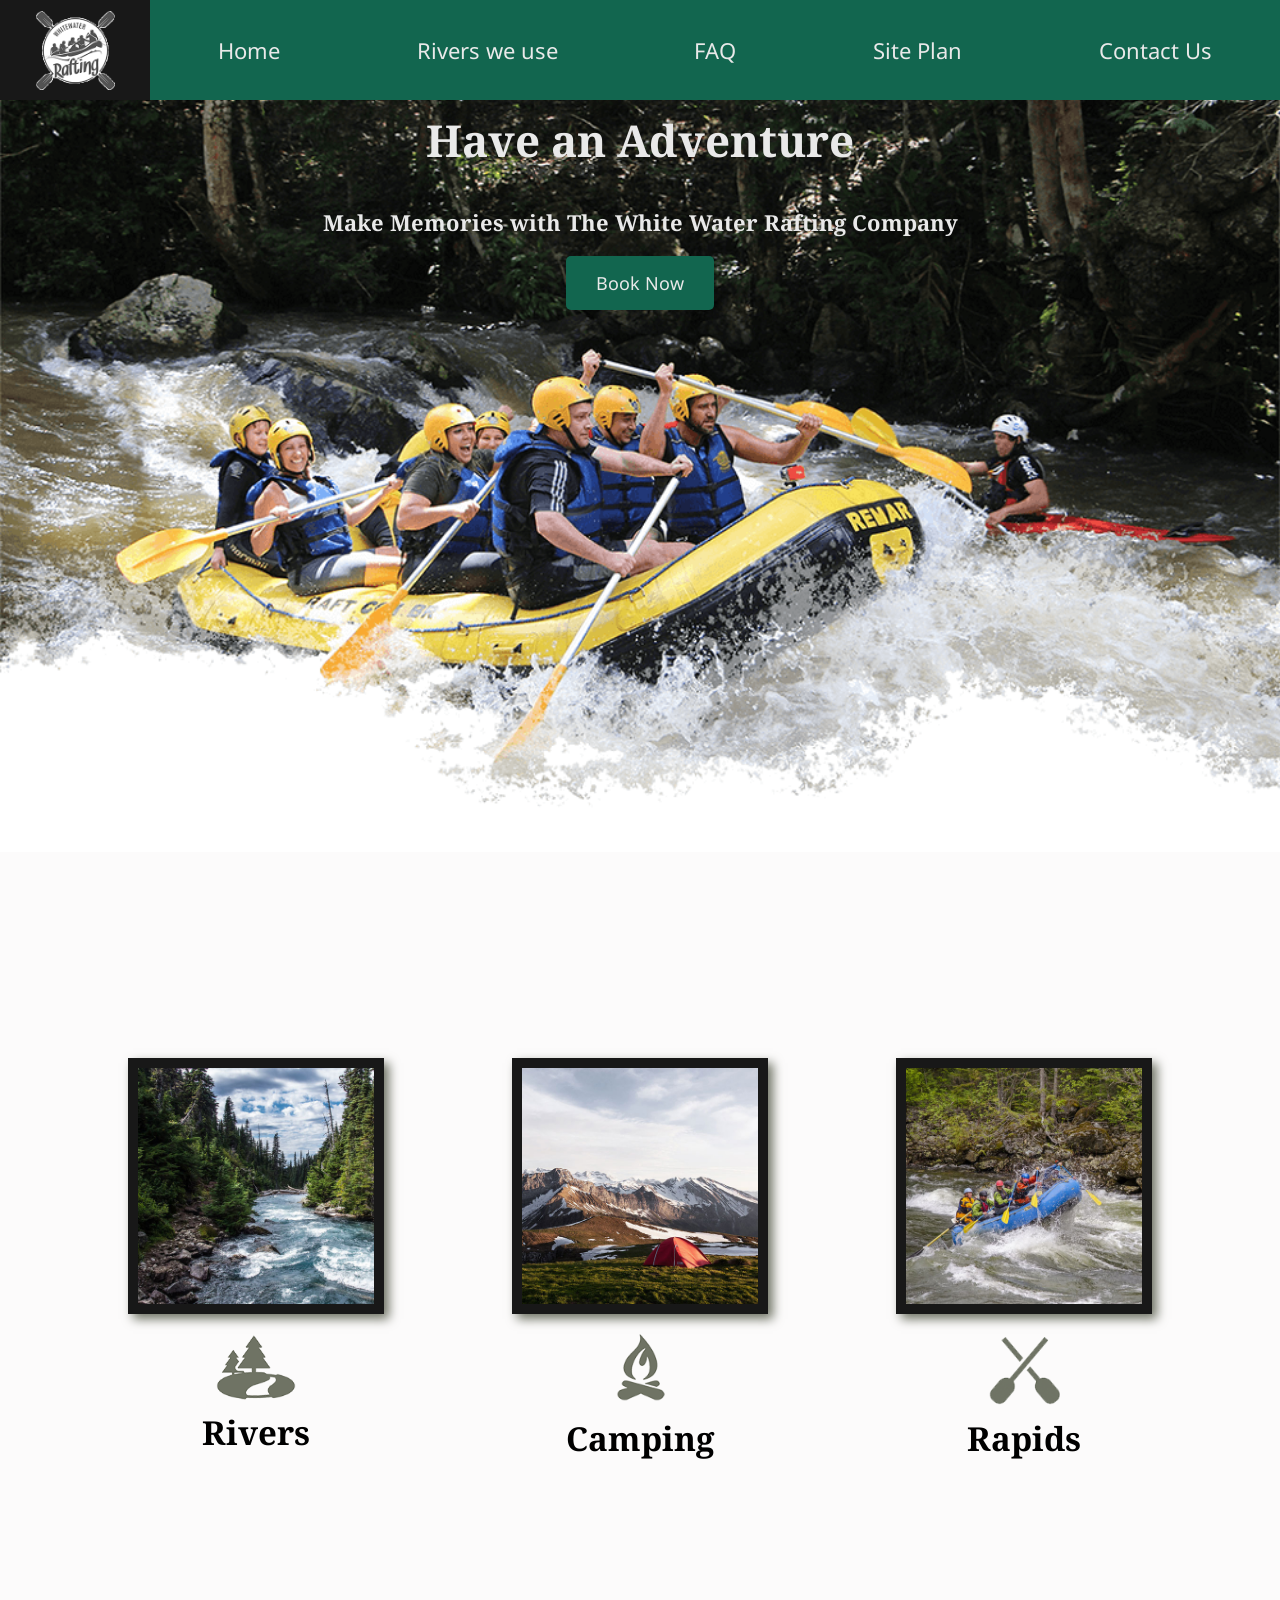
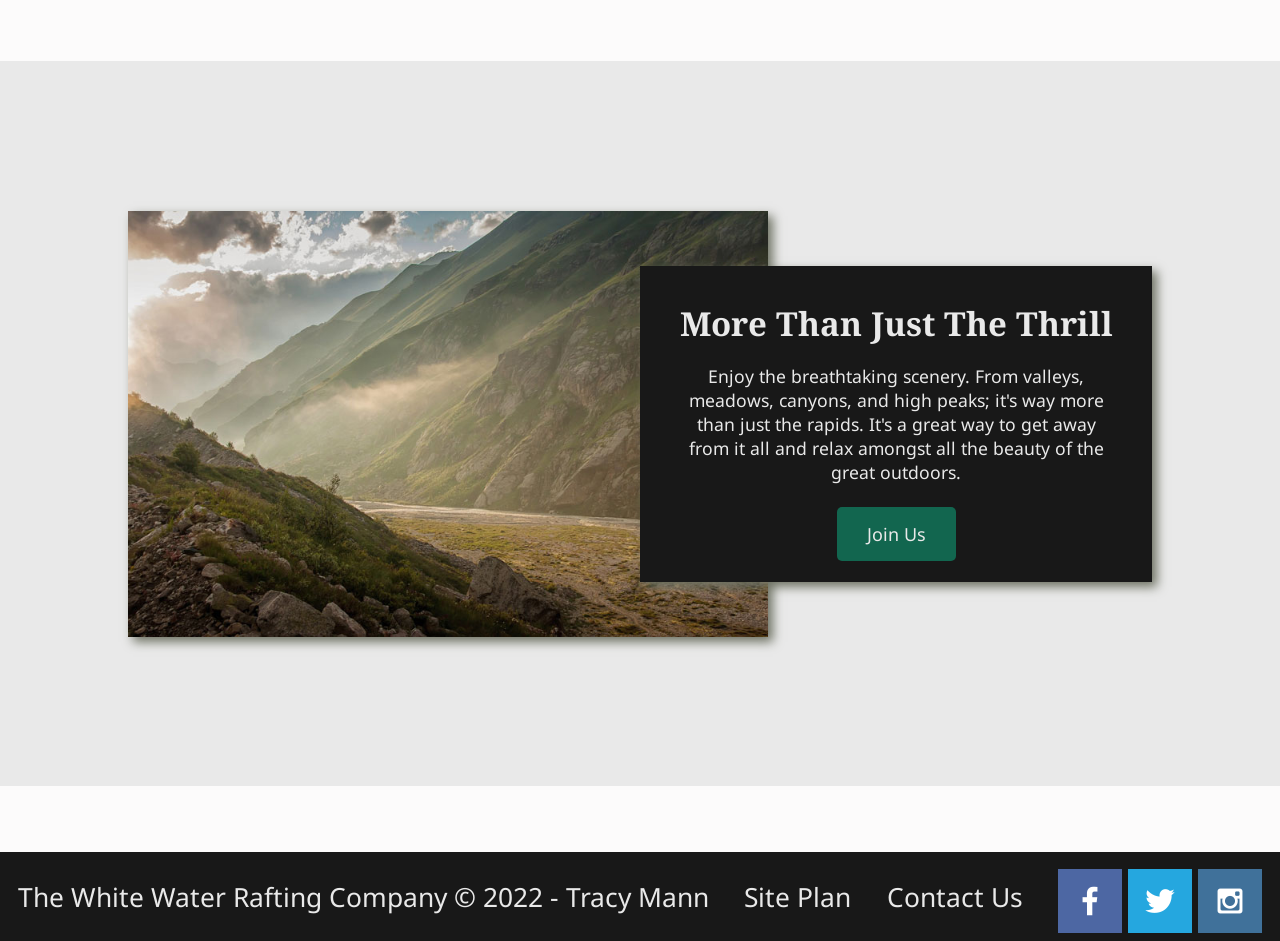
<file: wdd130/wwr/index.html>
<!DOCTYPE html>
<html lang="en">
<head>
    <meta charset="UTF-8">
    <meta http-equiv="X-UA-Compatible" content="IE=edge">
    <meta name="viewport" content="width=device-width, initial-scale=1.0">
    <title>The White Water Rafting Company</title>
    <link rel="stylesheet" href="styles/style.css">
</head>
<body>
    <div id = "content">
        <header>
            <a id="logo_link" href="index.html">
                <img class="logo" src="images/logo.png" alt="The White Water Rafting Company Logo">
            </a>
            <nav>
                <a href="index.html">Home</a>
                <a href="rivers.html">Rivers we use</a>
                <a href="faq.html">FAQ</a>
                <a href="site-plan-rafting.html">Site Plan</a>
                <a href="contactus.html">Contact Us</a>
            </nav>
        </header>
        <div id="hero">
            <div id="hero-box">
                <img id="hero-img" src="images/hero.png" alt="People enjoying rafting">
            </div>
            <section id="hero-msg">
                <h1 class="home-title">Have an Adventure</h1>
                <h4>Make Memories with The White Water Rafting Company</h4>
                <div class="button-box">
                    <a class="book" href="contactus.html">Book Now</a>
                </div>
            </section>
        </div>
        <main class="home-grid">
            <section class="rivers-card">
                <img class="card-img" src="images/rivers.jpg" alt="river in forest">
                <img class="icon" src="images/river_icon.png" alt="river icon">
                <h2>Rivers</h2>
            </section>
            <section class="camping-card">
                <img class="card-img" src="images/camping.jpg" alt="tent in mountains">
                <img class="icon" src="images/fire_icon.png" alt="fire icon">
                <h2>Camping</h2>
            </section>
            <section class="rapids-card">
                <img class="card-img" src="images/rapids.jpg" alt="rafting boat">
                <img class="icon" src="images/oars.png" alt="oars icon">
                <h2>Rapids</h2>
            </section>
            <div id="background">
            </div>
            <img class="mountains" src="images/mountains.jpg" alt="Misty Mountains">
            <section class="msg">
                <h2>More Than Just The Thrill</h2>
                <p>Enjoy the breathtaking scenery. From valleys, meadows, canyons, and high peaks; it's way more than just the rapids. It's a great way to get away from it all and relax amongst all the beauty of the great outdoors.</p>
                <a class="join" href="rivers.html">Join Us</a>
            </section>
        </main>
        <footer>
            <p>The White Water Rafting Company &copy; 2022 - Tracy Mann</p>
            <p><a href="site-plan-rafting.html">Site Plan</a></p>
            <p><a href="contactus.html">Contact Us</a></p>
            <div class="social">
                <a href="https://facebook.com" target="_blank">
                    <img src="images/facebook.png" alt="fb icon">
                </a>
                <a href="https://twitter.com" target="_blank">
                    <img src="images/twitter.png" alt="twitter icon">
                </a>
                <a href="https://instagram.com" target="_blank">
                    <img src="images/instagram.png" alt="instagram icon">
                </a>
            </div>
        </footer>
    </div>
</body>
</html>
</file>
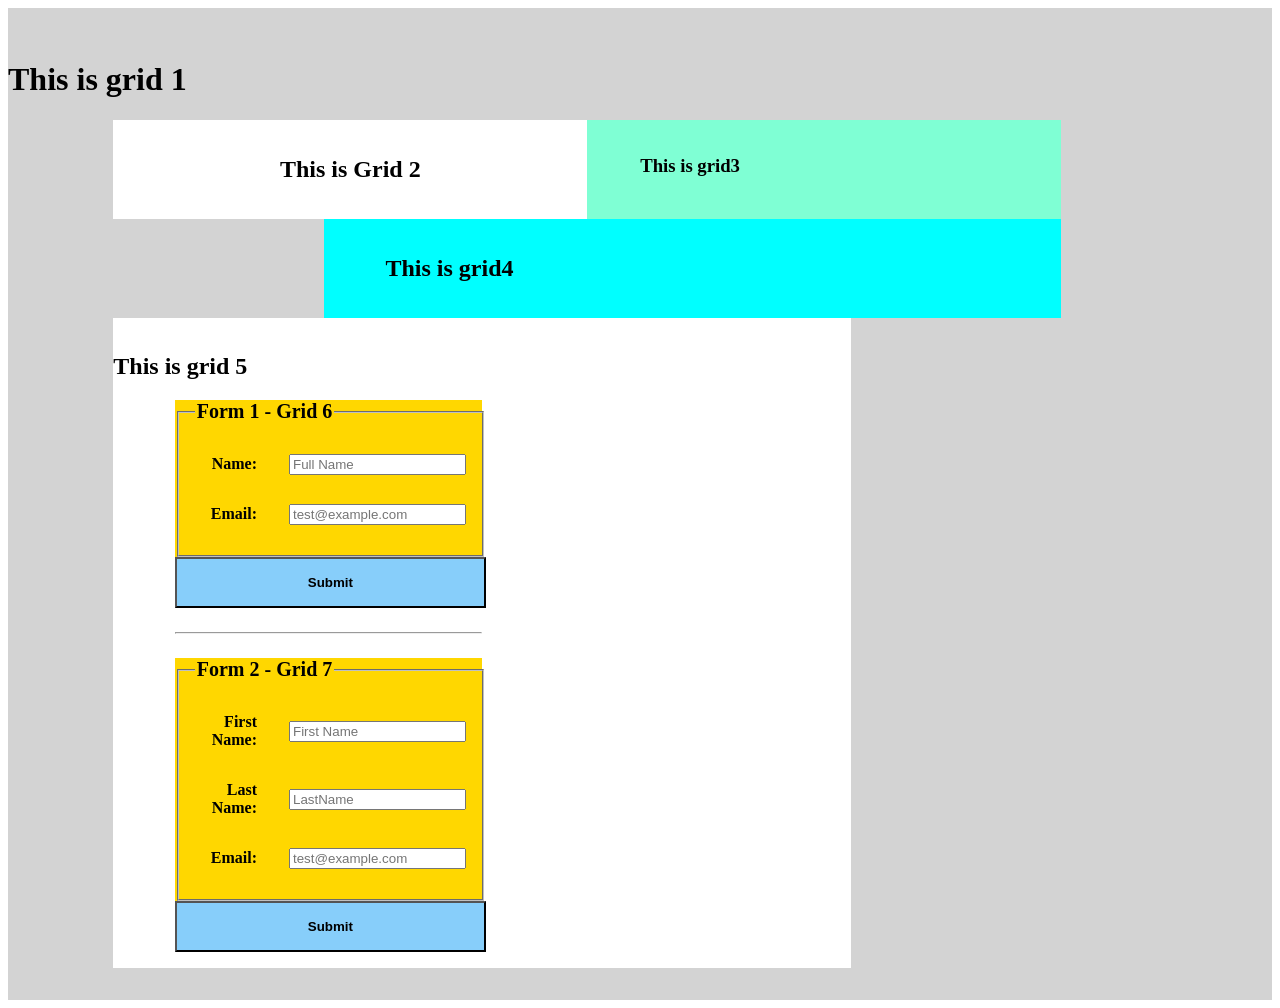
<file: grid_layout_example.html>
<!DOCTYPE html>
<html lang="en">
  <head>
    <meta charset="utf-8" />
    <meta name="viewport" content="width=device-width, initial-scale=1" />
    <link rel="icon" href="https://glitch.com/favicon.ico" />

    <title>Grid Layout Example</title>

    <meta
      name="description"
      content="A simple webpage to demonstrate how to do Grid Layout"
    />

    <!-- Import the webpage's stylesheet -->
    <!--<link rel="stylesheet" href="/grid.css" />-->
    <link rel="stylesheet" href="/grid.css" />
  </head>

  <body>
    <div class="grid1">
      <h1>This is grid 1</h1>
      <div class="grid2">
        <h2>This is Grid 2</h2>
        <div class="grid3">
          <h3>This is grid3</h3>
        </div>
      </div>
      <div class="grid4">
        <h2>This is grid4</h2>
      </div>
      <section>
        <h2>This is grid 5</h2>
        <form action="#">
          <fieldset>
            <legend>Form 1 - Grid 6</legend>
            <div>
              <label for="name">Name:</label>
              <input
                type="text"
                id="name"
                name="fullname"
                required
                placeholder="Full Name"
              />
            </div>
            <div>
              <label for="email">Email: </label>
              <input
                type="email"
                id="email"
                name="e-mail"
                placeholder="test@example.com"
              />
            </div>
          </fieldset>
          <button type="submit">Submit</button>
        </form>
        <div>
          <hr />
        </div>
        <form action="#">
          <fieldset>
            <legend>Form 2 - Grid 7</legend>
            <div>
              <label for="name1">First Name:</label>
              <input
                type="text"
                id="name1"
                name="firstname"
                required
                placeholder="First Name"
              />
              <label for="name2">Last Name:</label>
              <input
                type="text"
                id="name2"
                name="lastname"
                required
                placeholder="LastName"
              />
            </div>
            <div>
              <label for="email2">Email: </label>
              <input
                type="email"
                id="email2"
                name="email2"
                placeholder="test@example.com"
              />
            </div>
          </fieldset>
          <button type="submit">Submit</button>
        </form>
      </section>
    </div>
  </body>
</html>
</file>
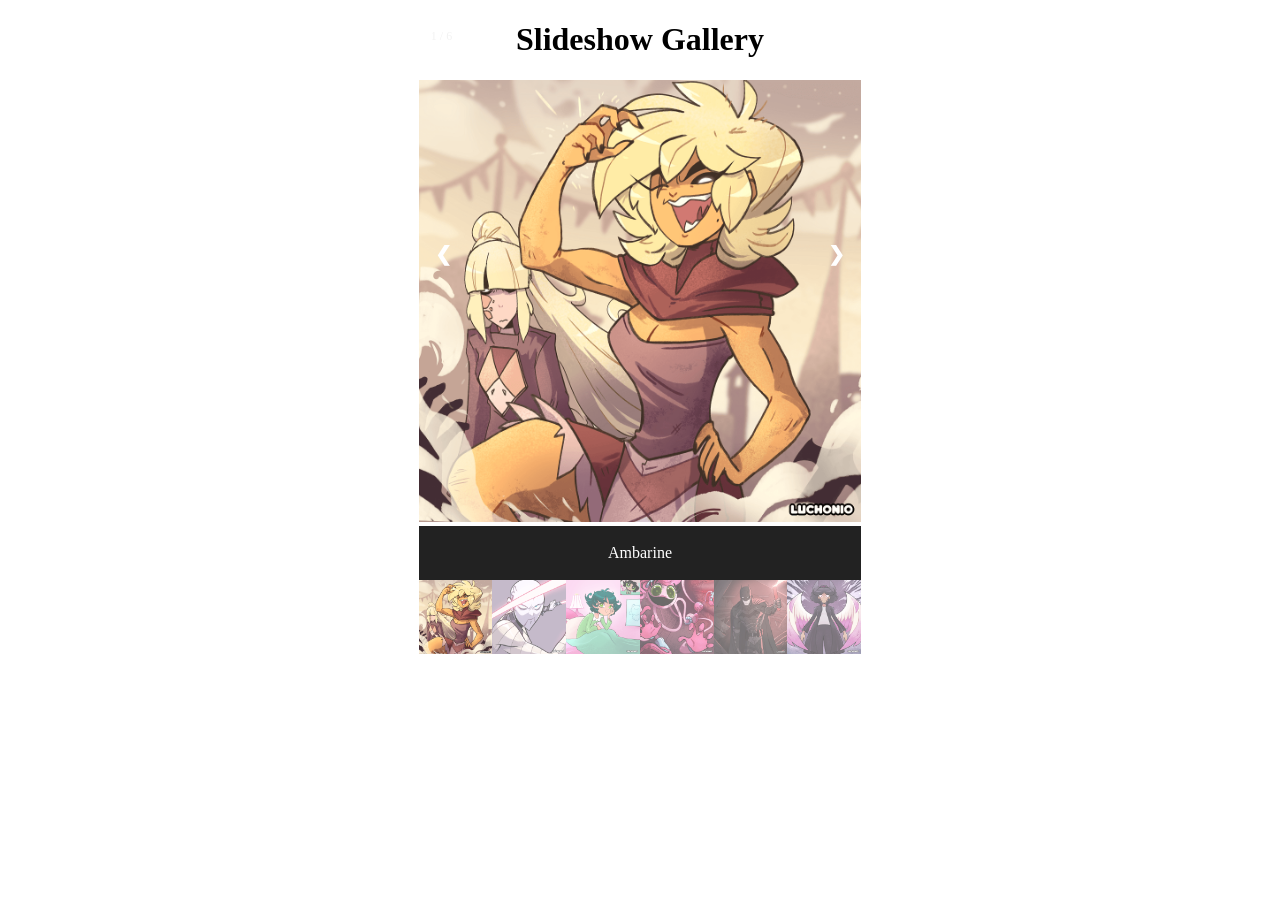
<file: web-component.html>
<!DOCTYPE html>
<html lang="en">

<head>
  <meta charset="utf-8" />
  <meta name="viewport" content="width=device-width, initial-scale=1" />
  <link rel="icon" href="https://glitch.com/favicon.ico" />

  <title>Slideshow Gallary Web Component Example</title>

  <meta name="description" content="A simple webpage to demonstrate how to do a Slideshow Gallary Web Component" />

  <!-- Import the webpage's stylesheet -->
  <!--<link rel="stylesheet" href="/grid.css" />-->
  <link rel="stylesheet" href="web-component.css" />
</head>

<body>
  <!-- Container for the image gallery -->
  <div class="container">
    <h1>Slideshow Gallery</h1>

    <!-- Full-width images with number text -->
    <div class="mySlides">
      <div class="numbertext">1 / 6</div>
      <img src="ambarine.png" style="width:100%">
    </div>

    <div class="mySlides">
      <div class="numbertext">2 / 6</div>
      <img src="asajj_ventress.png" style="width:100%">
    </div>

    <div class="mySlides">
      <div class="numbertext">3 / 6</div>
      <img src="buttercup.png" style="width:100%">
    </div>

    <div class="mySlides">
      <div class="numbertext">4 / 6</div>
      <img src="mommy_long_leggs_boceto.png" style="width:100%">
    </div>

    <div class="mySlides">
      <div class="numbertext">5 / 6</div>
      <img src="the_batman_logo.png" style="width:100%">
    </div>

    <div class="mySlides">
      <div class="numbertext">6 / 6</div>
      <img src="vanessa_misterio.png" style="width:100%">
    </div>

    <!-- Next and previous buttons -->
    <a class="prev" onclick="plusSlides(-1)">&#10094;</a>
    <a class="next" onclick="plusSlides(1)">&#10095;</a>

    <!-- Image text -->
    <div class="caption-container">
      <p id="caption"></p>
    </div>

    <!-- Thumbnail images -->
    <div class="row">
      <div class="column">
        <img class="demo cursor" src="ambarine.png" style="width:100%" onclick="currentSlide(1)" alt="Ambarine">
      </div>
      <div class="column">
        <img class="demo cursor" src="asajj_ventress.png" style="width:100%" onclick="currentSlide(2)"
          alt="Asajj Ventress">
      </div>
      <div class="column">
        <img class="demo cursor" src="buttercup.png" style="width:100%" onclick="currentSlide(3)" alt="Buttercup">
      </div>
      <div class="column">
        <img class="demo cursor" src="mommy_long_leggs_boceto.png" style="width:100%" onclick="currentSlide(4)"
          alt="Mommy Long Leggs Boceto">
      </div>
      <div class="column">
        <img class="demo cursor" src="the_batman_logo.png" style="width:100%" onclick="currentSlide(5)"
          alt="The Batman Logo">
      </div>
      <div class="column">
        <img class="demo cursor" src="vanessa_misterio.png" style="width:100%" onclick="currentSlide(6)"
          alt="Vanessa Misterio">
      </div>
    </div>
  </div>
  <script src="web-component.js"></script>
</body>

</html>
</file>
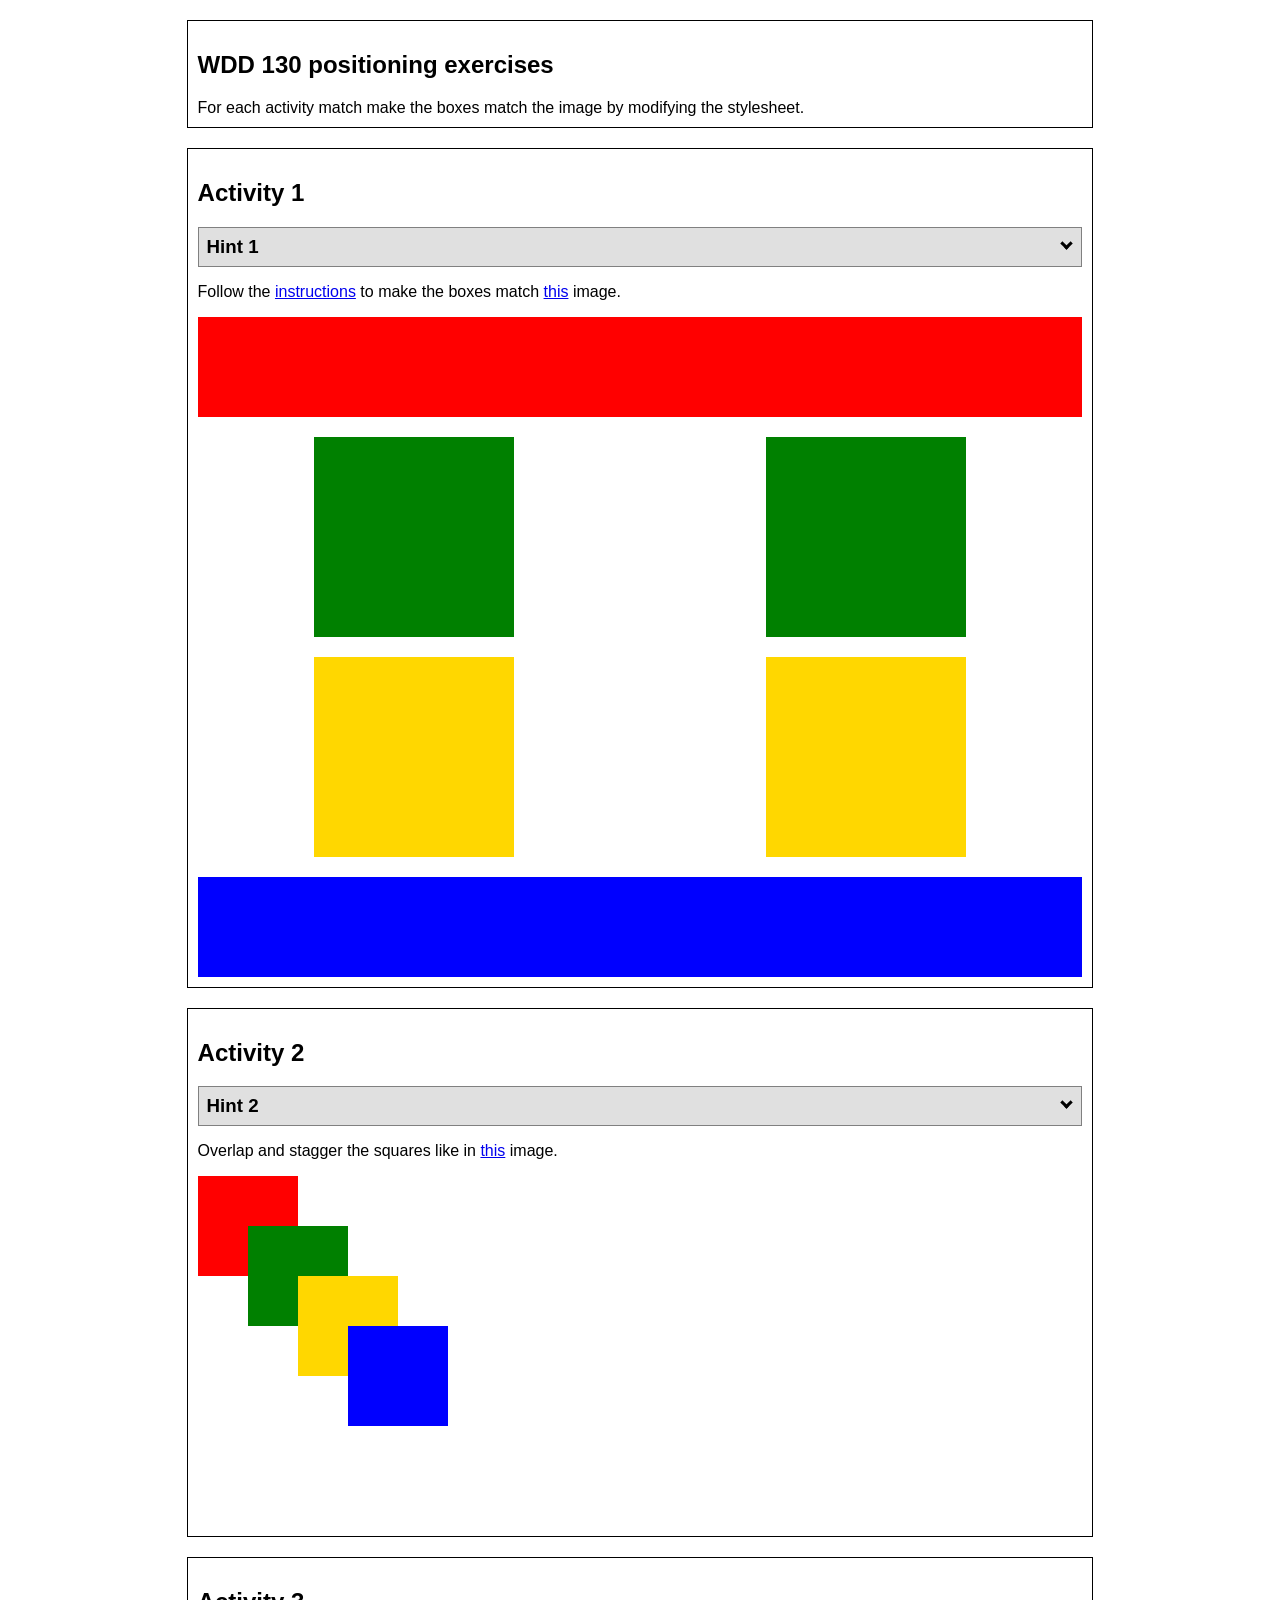
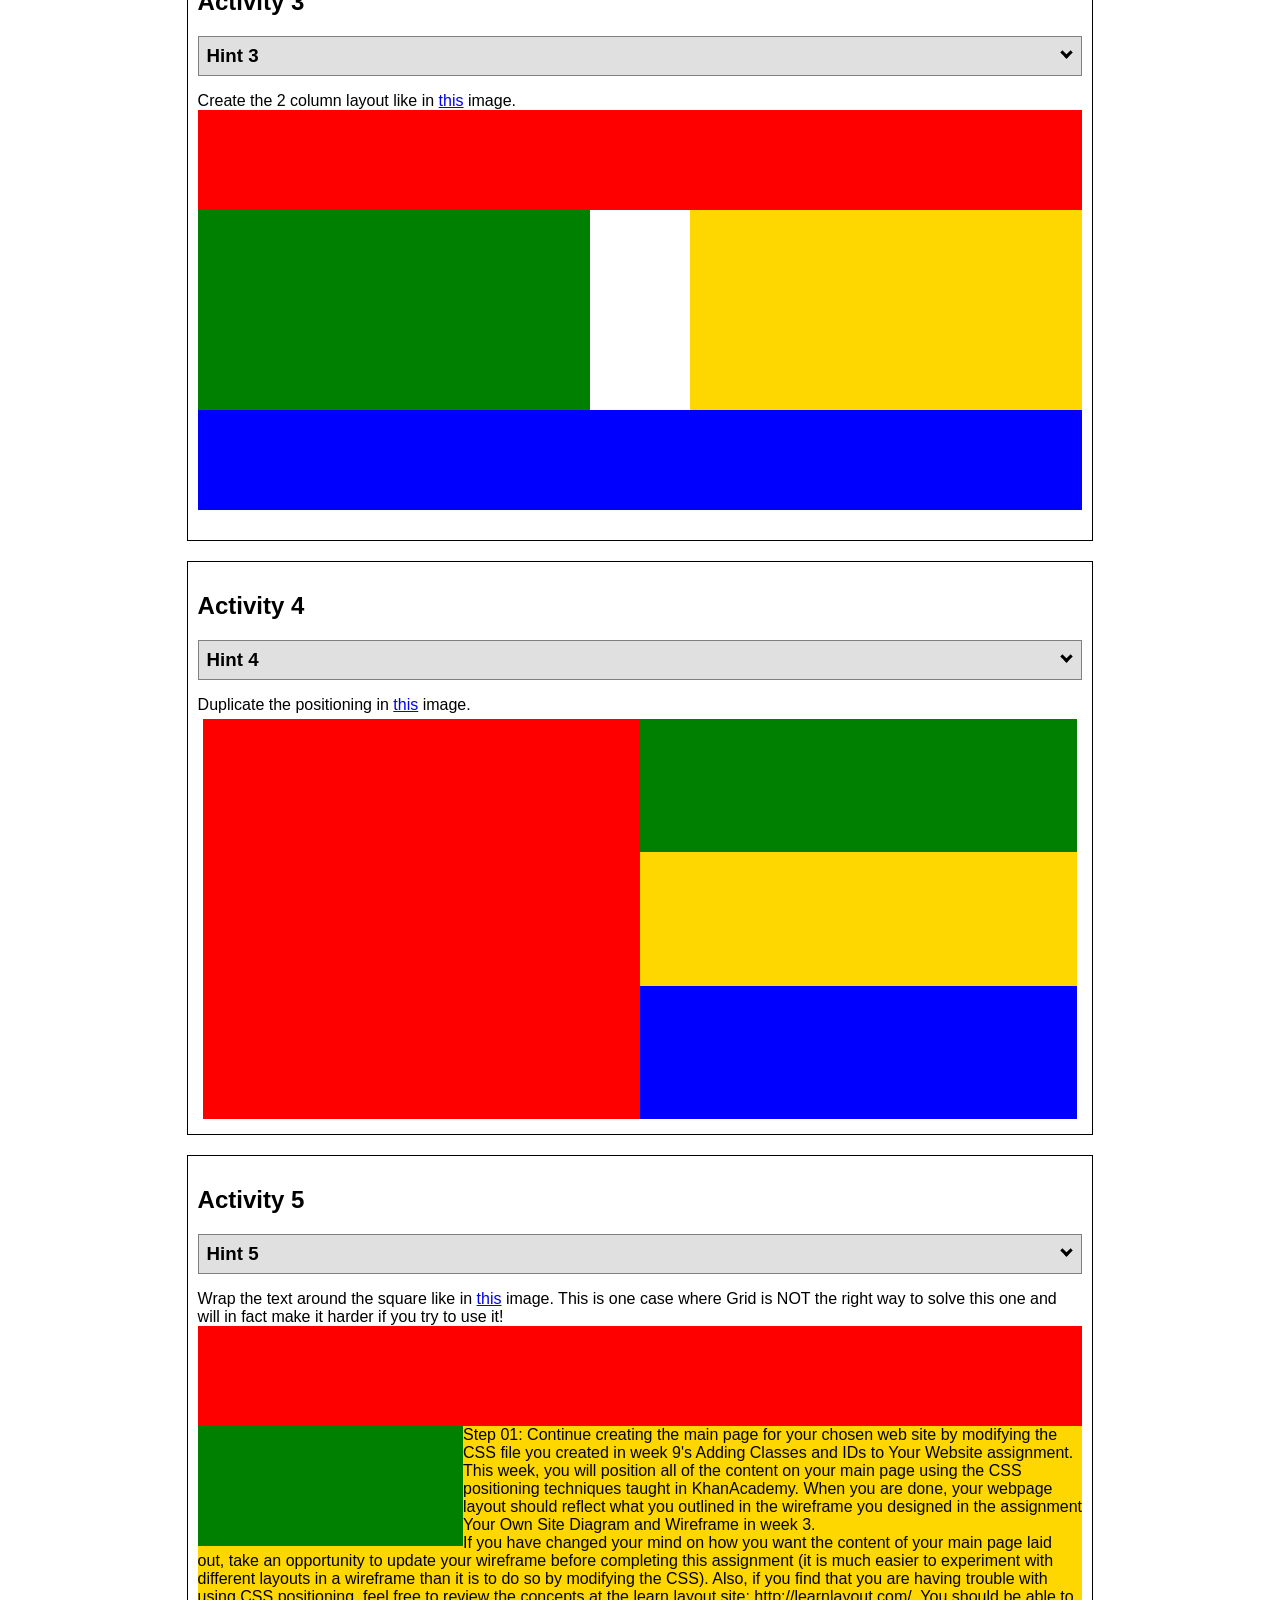
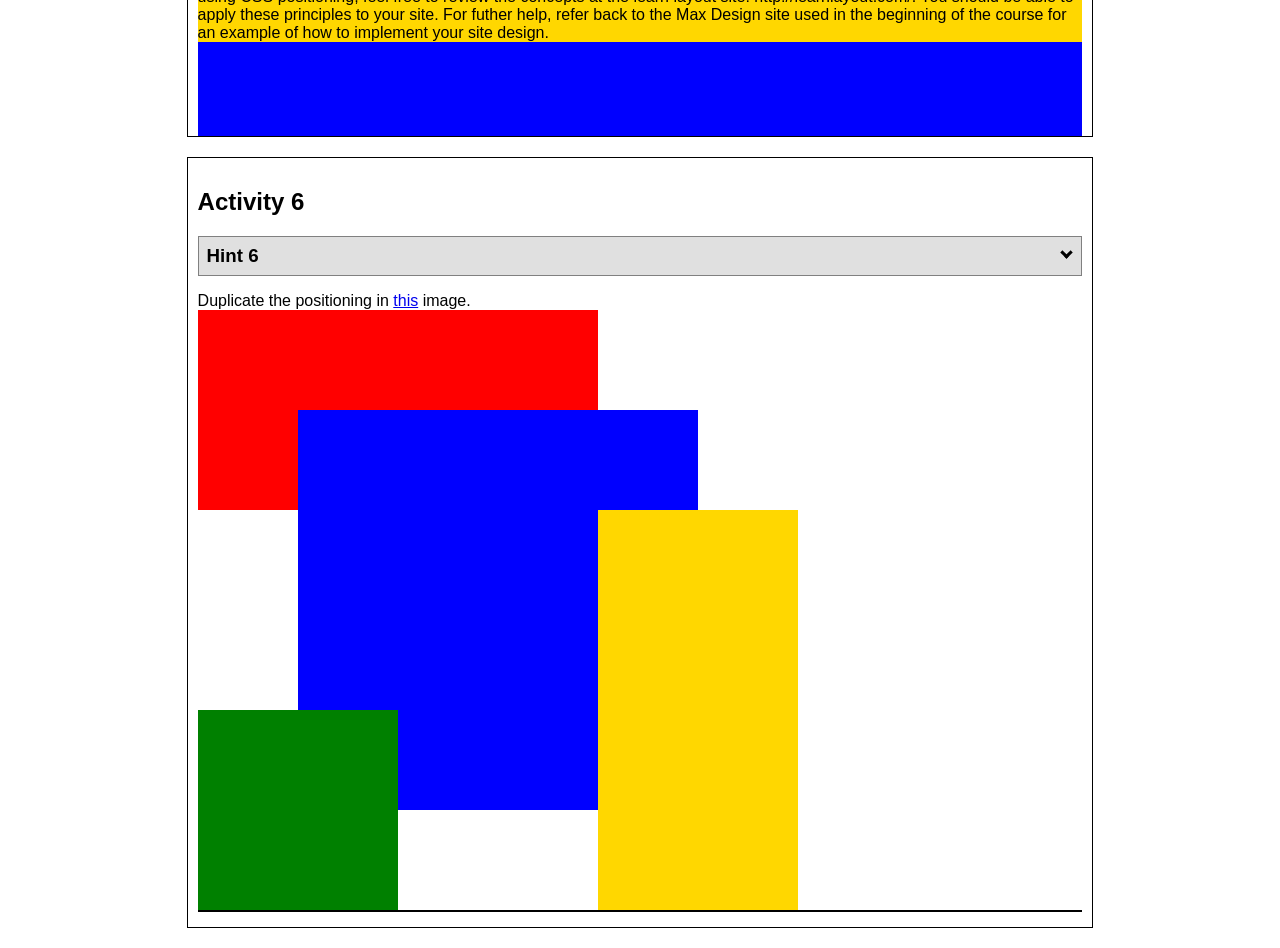
<file: wdd130/positioning.html>
<!DOCTYPE html>
<html lang="en">
  <head>
    <!-- HTML - Name: positioning.html -->
    <title>Positioning Activity</title>
    <link rel="stylesheet" type="text/css" href="positionstyles.css" />
  </head>
  <body>
    <div class="activity">
      <h2>WDD 130 positioning exercises</h2>
      For each activity match make the boxes match the image by modifying the stylesheet.</div>
    <div class="activity">
      <h2>Activity 1</h2>
      <section class="hint"><input type="checkbox" ><i></i> <h3>Hint 1</h3><div><p>Check out the <a href="https://byui-wdd.github.io/wdd130/activities/w06-css-positioning.html" target="_blank">activity instructions</a> in Ilearn!</p></div></section>
      <p>Follow the <a href="https://byui-wdd.github.io/wdd130/activities/w06-css-positioning.html" target="_blank">instructions</a> to make the boxes match  <a href="https://byui-wdd.github.io/wdd130/images/example1.png" target="_blank">this</a> image.</p>
      <div class="content1" >
        <div class="red1" ></div>
        <div class="green1" ></div>
        <div class="green1" ></div>
        <div class="yellow1"></div>
        <div class="yellow1"></div>
        <div class="blue1"></div>
      </div>
    </div>
    <div class="activity">
      <h2>Activity 2</h2>
      <section class="hint"><input type="checkbox" > <h3>Hint 2</h3><i></i><div><p>Remember that the best way to shift elements around slightly on the page is with Margins.  You could also use Grid.  Either would work for this. If you choose margin, you can use a <em>negative</em> margin. (ie margin-top: -20px;)</p><h4>Properties used:</h4><ul><li>margin-top, margin-left</li><li>...or...</li><li>grid-template-columns: 50px 50px 50px 50px 50px </li></ul></div></section>
      <p>Overlap and stagger the squares like in <a href="https://byui-wdd.github.io/wdd130/images/example2.png" target="_blank">this</a> image.</p>
      <div class="content2" >
        <div class="red2" ></div>
        <div class="green2" ></div>
        <div class="yellow2"></div>
        <div class="blue2"></div>
      </div>
    </div>
    <div class="activity">
      <h2>Activity 3</h2>
      <section class="hint"><input type="checkbox" > <h3>Hint 3</h3><i></i><div><p>This one is going to be best solved with CSS Grid. Remember to make the boxes the right width first...then start moving them around. </p><h4>Properties used:</h4><ul><li>display:grid;</li><li>grid-template-columns:</li><li>grid-column-gap:</li>
        <li>grid-column:</li>  </ul></div></section>
      Create the 2 column layout like in <a href="https://byui-wdd.github.io/wdd130/images/example3.png" target="_blank">this</a>  image.
      <div class="content3" >
        <div class="red3" ></div>
        <div class="green3" ></div>
        <div class="yellow3"></div>
        <div class="blue3"></div>
      </div>
    </div>
    <div class="activity">
      <h2>Activity 4</h2>
      <section class="hint"><input type="checkbox" > <h3>Hint 4</h3><i></i><div><p>For the others we have been primarily concerned with width. For this one you will need to adjust height as well. </p><h4>Properties used:</h4><ul><li>display:grid;</li><li>grid-template-columns:</li><li>grid-row:</li></ul></div></section>
      Duplicate the positioning in <a href="https://byui-wdd.github.io/wdd130/images/example4.png" target="_blank">this</a> image. 
      <div class="content4" >
        <div class="red4" ></div>
        <div class="green4" ></div>
        <div class="yellow4"></div>
        <div class="blue4"></div>
      </div>
    </div>

    <div class="activity">
      <h2>Activity 5</h2>
      <section class="hint"><input type="checkbox" > <h3>Hint 5</h3><i></i><div><p>Grid is <strong>not</strong> the right way to do this.  In fact there is only one way to really do that...and that is with float. Remember that we float the thing we want the text to wrap around.  Also remember to start by making all the shapes the right size and shape.</p><h4>Properties used:</h4><ul><li>float: left;</li></ul></div></section>
      Wrap the text around the square like in <a href="https://byui-wdd.github.io/wdd130/images/example5.png" target="_blank">this</a> image. This is one case where Grid is NOT the right way to solve this one and will in fact make it harder if you try to use it!
      <div class="content5" >
        <div class="red5" ></div>
        <div class="green5" ></div>
        <div class="yellow5">Step 01: Continue creating the main page for your chosen web site by modifying the CSS file you created in week 9's Adding Classes and IDs to Your Website assignment. This week, you will position all of the content on your main page using the CSS positioning techniques taught in KhanAcademy. When you are done, your webpage layout should reflect what you outlined in the wireframe you designed in the assignment Your Own Site Diagram and Wireframe in week 3. <br />
          If you have changed your mind on how you want the content of your main page laid out, take an opportunity to update your wireframe before completing this assignment (it is much easier to experiment with different layouts in a wireframe than it is to do so by modifying the CSS). Also, if you find that you are having trouble with using CSS positioning, feel free to review the concepts at the learn layout site: http://learnlayout.com/. You should be able to apply these principles to your site. For futher help, refer back to the Max Design site used in the beginning of the course for an example of how to implement your site design.</div>
        <div class="blue5"></div>
      </div>
    </div>
    <div class="activity">
      <h2>Activity 6</h2>
      <section class="hint"><input type="checkbox" > <h3>Hint 6</h3><i></i><div><p>This one is all about visualizing the grid behind the layout. If you are having a hard time doing that first: all the sizes are even multiples of 100, and second here is another example with the lines drawn: <a href="https://byui-wdd.github.io/wdd130/images/example6-hint.png" target="_blank">example 6 with lines</a>. For this one you will find it easiest if you use px for the column width. You can also use <kbd>z-index</kbd> to control the element layering.    </p><h4>Properties used:</h4><ul><li>display:grid;</li><li>grid-template-columns:</li><li>grid-column:</li><li>grid-row:</li><li><a href="https://www.w3schools.com/cssref/pr_pos_z-index.asp" target="_blank">z-index:</a></li></ul></div></section>
      Duplicate the positioning in <a href="https://byui-wdd.github.io/wdd130/images/example6.png" target="_blank">this</a> image.
      <div class="content6" >
        <div class="red6" ></div>
        <div class="green6" ></div>
        <div class="yellow6"></div>
        <div class="blue6"></div>
      </div>
    </div>
  </body>
</html>
</file>
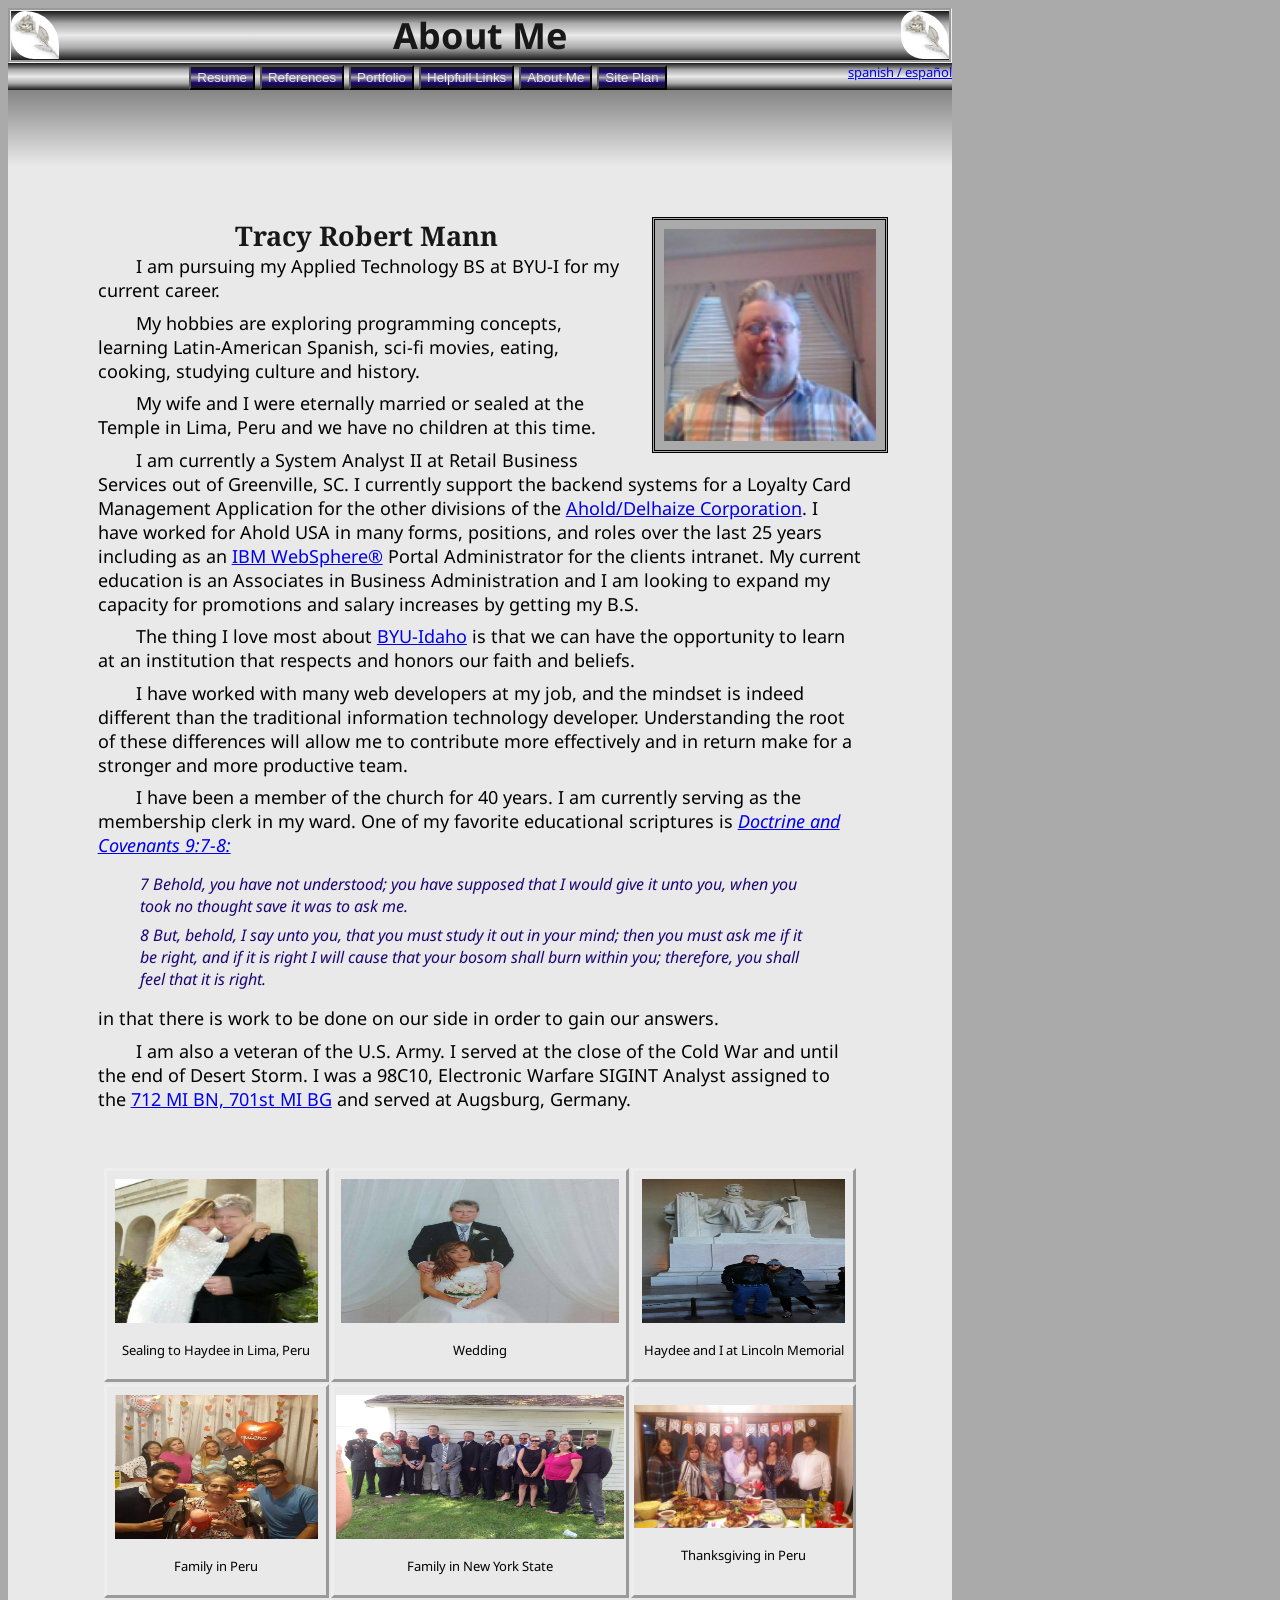
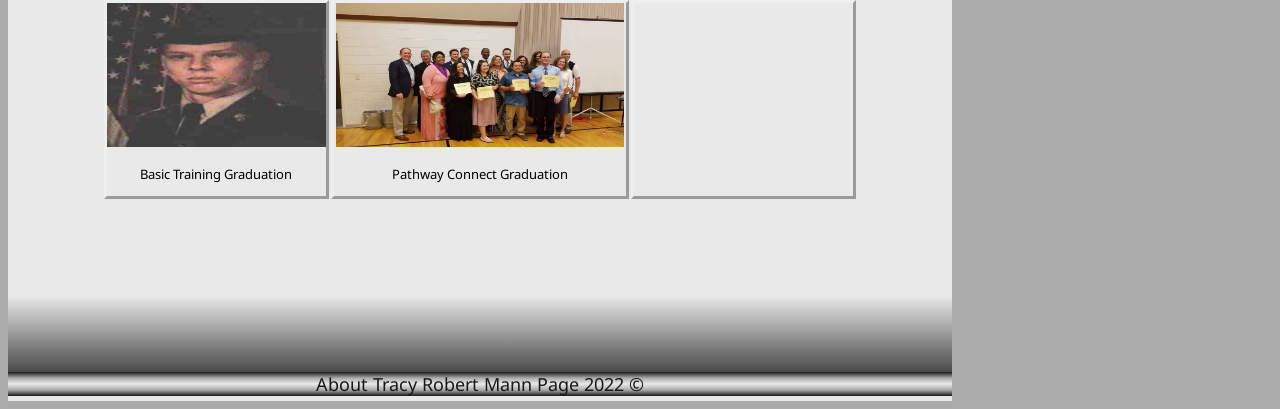
<file: wdd130/aboutMe/aboutMe.html>
<!DOCTYPE html>
<html class="aboutMeHTML" lang="en-us">
<head>
    <meta charset="UTF-8">
    <meta http-equiv="X-UA-Compatible" content="IE=edge">
    <meta name="viewport" content="width=device-width, initial-scale=1.0">
    <title>About Tracy Robert Mann</title>
    <link rel="stylesheet" href="styles/aboutMe.css">
</head> 
<body class="aboutMeBody">
    <!-- <iframe class="headerIFrame" src="./header.html" seamless></iframe>  -->
    <header class="mySiteHeader">
        <h1 class="mySiteTitle"><img  class="imgLogoLeft" src="images/silverRose.jpg" alt="Logo image" />About Me<img  class="imgLogoRight" src="images/silverRose.jpg" alt="Logo image" /></h1>
        <nav class="mySiteNav">
            <ul type="context">
                <li><button type="button" onclick="location.href='resume.html'">Resume</button></li>
                <li><button type="button" onclick="location.href='references.html'">References</button></li>
                <li><button type="button" onclick="location.href='portfolio.html'">Portfolio</button></li>
                <li><button type="button" onclick="location.href='helpfullLinks.html'">Helpfull Links</button></li>
                <li><button type="button" onclick="location.href='aboutMe.html'">About Me</button></li>
                <li><button type="button" onclick="location.href='sitePlan.html'">Site Plan</button></li>
                <li><a class="spanishLink" href="sobreMí.html">spanish / español</a></li>
            </ul>
        </nav>

    </header>
    <main class="aboutMeMain">

        <section class="aboutMeSectionOne">
            <img class="imgTracyMann" title="Tracy Mann" alt="Bust of Tracy Mann with glasses with a plaid shirt and a window in the background." src="images/TracyMann.png" >
            <h2 class="aboutMeName">Tracy Robert Mann</h2>
            <p class="degreePath">I am pursuing my Applied Technology BS at BYU-I for my current career.</p>
            <p class="hobbies">My hobbies are exploring programming concepts, learning Latin-American Spanish,  sci-fi movies, eating, cooking, studying culture and history.</p>
            <p class="family">My wife and I were eternally married or sealed at the Temple in Lima, Peru and we have no children at this time.</p>
            <p class="currentCareer">I am currently a System Analyst II at Retail Business Services out of Greenville, SC.  I currently support the backend systems for a Loyalty Card Management Application for the other divisions of the <a href="https://www.aholddelhaize.com/">Ahold/Delhaize Corporation</a>.  I have worked for Ahold USA in many forms, positions, and roles over the last 25 years including as an <a href="https://www.ibm.com/cloud/websphere-application-server?utm_content=SRCWW&p1=Search&p4=43700050367667588&p5=e&gclid=CjwKCAjw4JWZBhApEiwAtJUN0Nn3fZHZqeMCx-M6hGuP7ZPsvtwmWZDAe7QPT26cU0jaKrh6eEApxRoCLkgQAvD_BwE&gclsrc=aw.ds">IBM WebSphere&#174;</a> Portal Administrator for the clients intranet.  My current education is an Associates in Business Administration and I am looking to expand my capacity for promotions and salary increases by getting my B.S.</p>
            <p class="loveBYUI">The thing I love most about <a href="https://www.byui.edu">BYU-Idaho</a> is that we can have the opportunity to learn at an institution that respects and honors our faith and beliefs.</p>
            <p class="advantagesWebDevelopment">I have worked with many web developers at my job, and the mindset is indeed different than the traditional information technology developer.  Understanding the root of these differences will allow me to contribute more effectively and in return make for a stronger and more productive team.</p>
            <p class="churchMembership">I have been a member of the church for 40 years.  I am currently serving as the membership clerk in my ward.  One of my favorite educational scriptures is <a href="https://www.churchofjesuschrist.org/study/scriptures/dc-testament/dc/9?lang=eng&id=7-8#p7"><i>Doctrine and Covenants 9:7-8:</i></a></p>
                <blockquote class="DnC" cite="https://www.churchofjesuschrist.org/study/scriptures/dc-testament/dc/9?lang=eng&id=7-8#p7">
                    <p class="verse7">7 Behold, you have not understood; you have supposed that I would give it unto you, when you took no thought save it was to ask me.</p>
                    <p class="verse8">8 But, behold, I say unto you, that you must study it out in your mind; then you must ask me if it be right, and if it is right I will cause that your bosom shall burn within you; therefore, you shall feel that it is right.</p>
                </blockquote>
            <p class="churchMembershipContinue">in that there is work to be done on our side in order to gain our answers.</p>
            <p class="other">I am also a veteran of the U.S. Army.  I served at the close of the Cold War and until the end of Desert Storm.  I was a 98C10, Electronic Warfare SIGINT Analyst assigned to the <a href="https://en.wikipedia.org/wiki/USASA_Field_Station_Augsburg">712 MI BN, 701st MI BG</a> and served at Augsburg, Germany.</p>
        </section>
        <section class="aboutMeSectionTwo">
            <table class="aboutMeTable">
                <tr class="rowOne">
                    <th class="cellOneRowOne">
                        <img class="imgOne" title="Sealing in Lima, Peru" alt="Haydee holding Tracy on temple grounds with a vire fo the side of the Temple in the background." src="images/LimaTempleSealing.jpg" >
                        <p class="imgOneCaption">Sealing to Haydee in Lima, Peru</p>
                    </th>
                    <th class="cellTwoRowOne">
                        <img class="imgTwo" title="Wedding" alt="Tracy standing in his wedding tuxido behind Haydee sitting in her Wedding dress." src="images/WeddingPic.jpg" >
                        <p class="imgTwoCaption">Wedding</p>
                    </th>
                    <th class="cellThreeRowOne">
                        <img class="imgThree" title="Lincoln Memorial" alt="Haydee and Tracy in front of the Lincoln Memorial." src="images/LincolnMemorial.jpg" >
                        <p class="imgThreeCaption">Haydee and I at Lincoln Memorial</p>
                    </th>
                </tr>
                <tr class="rowTwo">
                    <td class="cellOneRowTwo">
                        <img class="imgFour" title="Family in Peru" alt="A gathering of our family in Peru." src="images/FamilyPeru.jpg" >
                        <p class="imgFourCaption">Family in Peru</p>
                    </td>
                    <td class="cellTwoRowTwo">
                        <img class="imgFive" title="Family" alt="A gathering of all my cousins with my grandpa in the center." src="images/extendedFamily.jpg" >
                        <p class="imgFiveCaption">Family in New York State</p>
                    </td>
                    <td class="cellThreeRowTwo">
                        <img class="imgSix" title="Friends" alt="A gathering of our friends for Hayee's first Thanksgiving Feast." src="images/thanksgivingPeru.jpg" >
                        <p class="imgSixCaption">Thanksgiving in Peru</p>
                    </td>
                </tr>
                <tr class="rowThree">
                    <td class="cellOneRowThree">
                        <img class="imgSeven" title="Graduation" alt="My Basic Training Graduation Bust" src="images/ArmyPic.jpg" >
                        <p class="imgSevenCaption">Basic Training Graduation</p>
                    </td>
                    <td class="cellTwoRowThree">
                        <img class="imgEight" title="Graduation" alt="My Pathway Connect Class at Graduation" src="images/pathwayConnectClass.jpg" >
                        <p class="imgEightCaption">Pathway Connect Graduation</p>
                    </td>
                    <td class="cellThreeRowThree">
                    </td>
                </tr>
            </table>
        </section>
    </main>
    <iframe class="footerIFrame" src="./footer.html" seamless></iframe> 
</body>
</html>
</file>
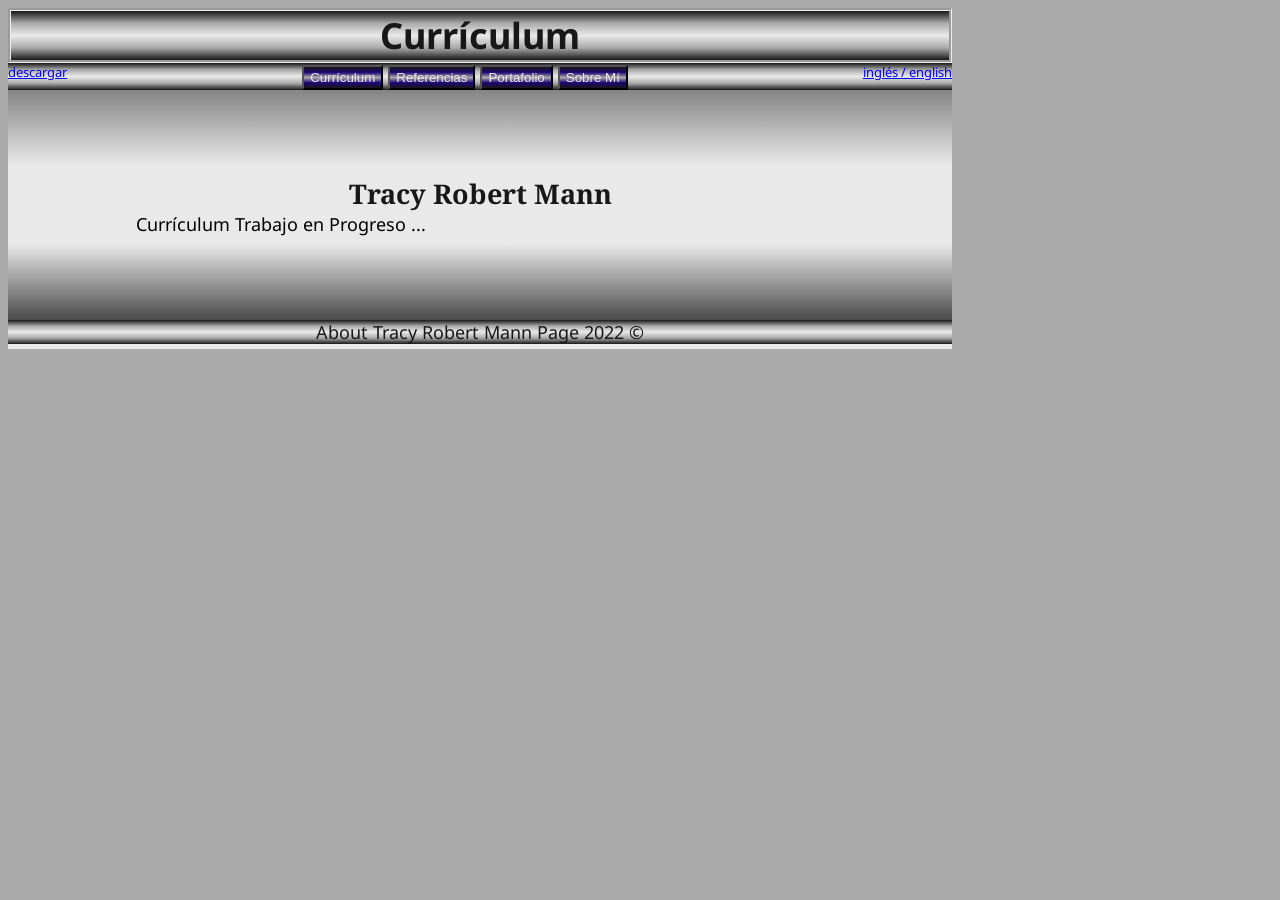
<file: wdd130/aboutMe/currículum.html>
<!DOCTYPE html>
<html class="resumeHTML" lang="es-pe">
<head>
    <meta charset="UTF-8">
    <meta http-equiv="X-UA-Compatible" content="IE=edge">
    <meta name="viewport" content="width=device-width, initial-scale=1.0">
    <title>Acerca de Tracy Robert Mann Curriculum Vitae</title>
    <link rel="stylesheet" href="styles/aboutMe.css">
</head> 
<body class="resumeBody">
    <!-- <iframe class="headerIFrame" src="./header.html" seamless></iframe>  -->
    <header class="mySiteHeader">
        <h1 class="mySiteTitle">Currículum</h1>
        <nav class="mySiteNav">
            <ul type="context">
                <li><a class="downloadLink" href="files/Tracy Mann - Resume.docx">descargar</a></li>
                <li><button type="button" onclick="location.href='currículum.html'">Currículum</button></li>
                <li><button type="button" onclick="location.href='referencias.html'">Referencias</button></li>
                <li><button type="button" onclick="location.href='portafolio.html'">Portafolio</button></li>
                <li><button type="button" onclick="location.href='sobreMí.html'">Sobre Mí</button></li>
                <li><a class="englishLink" href="resume.html">inglés / english</a></li>
            </ul>
        </nav>
    </header>
    <main class="resumeMain">
        <section class="resumeSectionOne">
            <h2 class="resumeName">Tracy Robert Mann</h2>
            <p class="resumeWIP">Currículum Trabajo en Progreso ...</p>
        </section>
    </main>
    <iframe class="footerIFrame" src="./footer.html" seamless></iframe> 
</body>
</html>
</file>
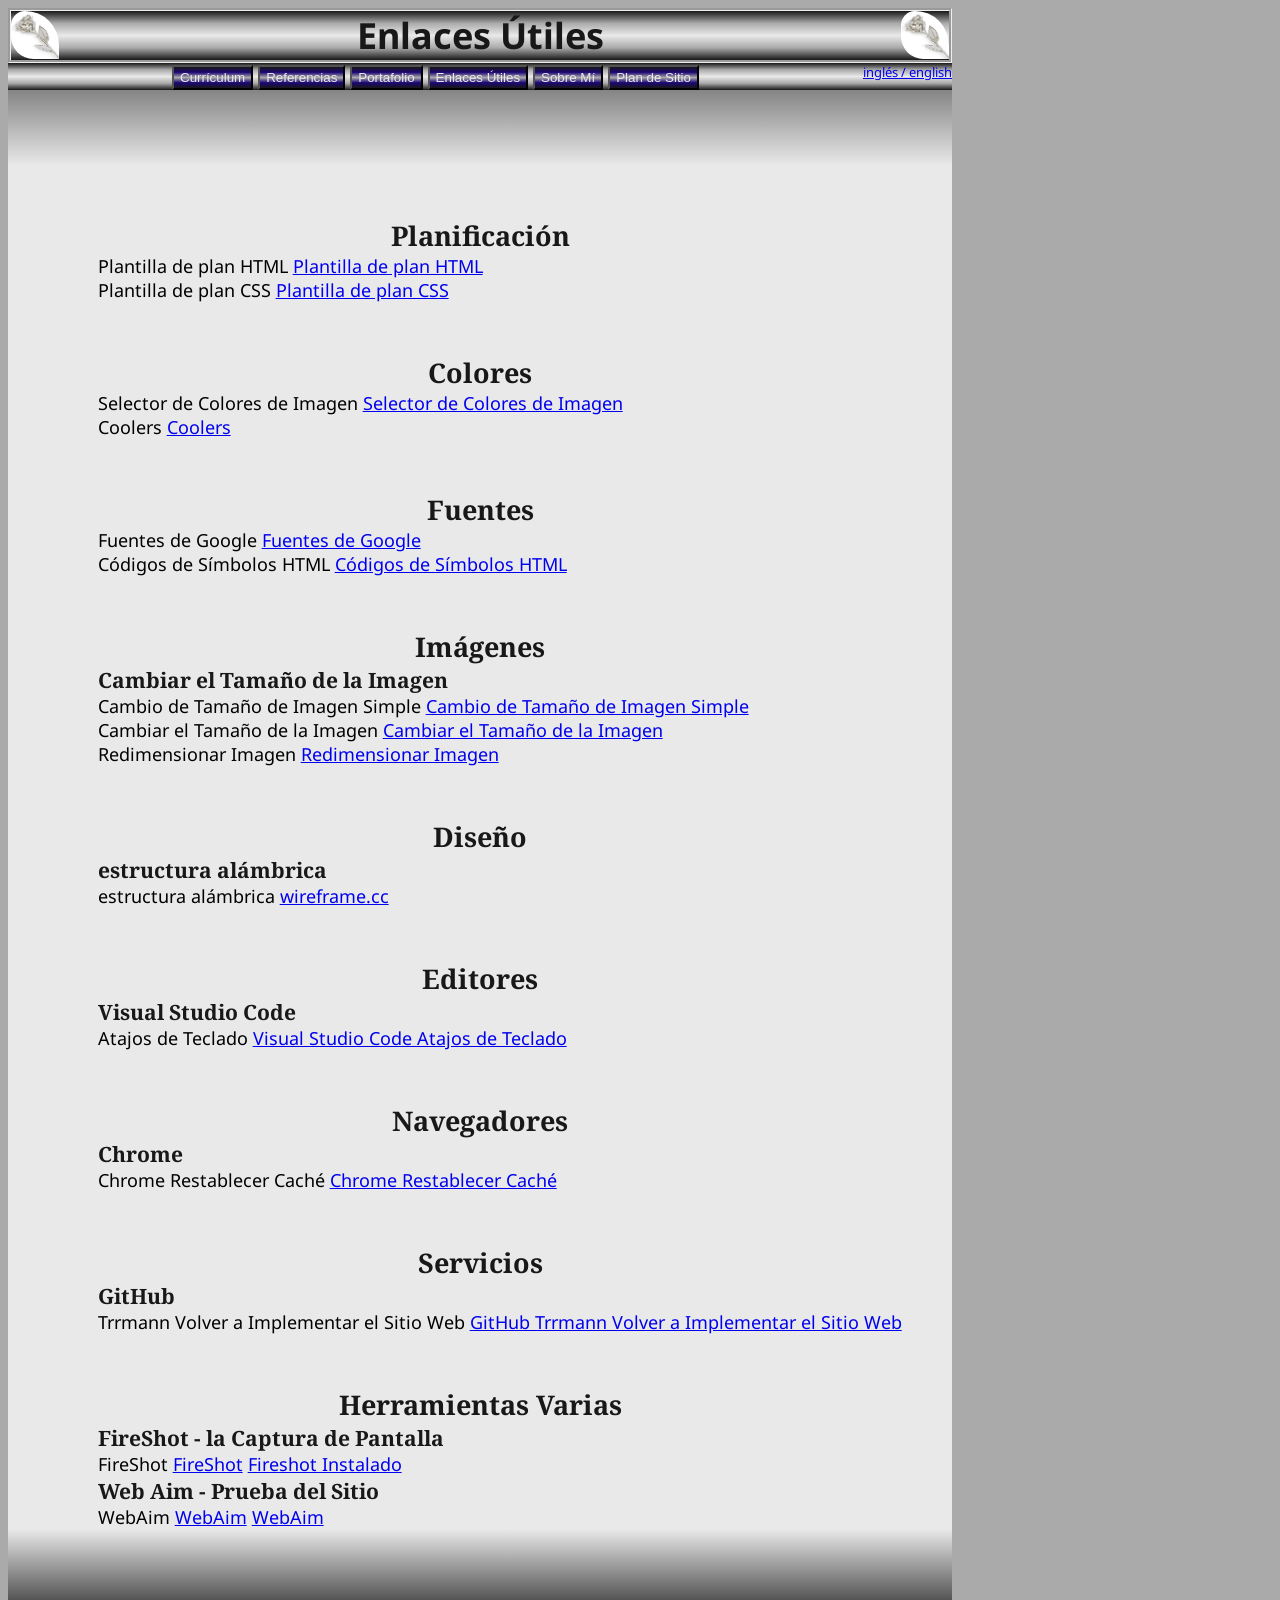
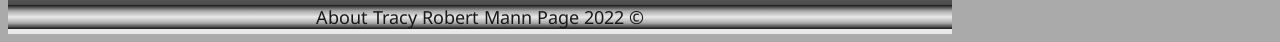
<file: wdd130/aboutMe/enlacesÚtiles.html>
<!DOCTYPE html>
<html class="helpfullLinksHTML" lang="es-pe">
<head>
    <meta charset="UTF-8">
    <meta http-equiv="X-UA-Compatible" content="IE=edge">
    <meta name="viewport" content="width=device-width, initial-scale=1.0">
    <title>Acerca de Tracy Robert Mann Enlaces Útiles</title>
    <link rel="stylesheet" href="styles/aboutMe.css">
</head> 
<body class="helpfullLinksBody">
    <!-- <iframe class="headerIFrame" src="./header.html" seamless></iframe>  -->
    <header class="mySiteHeader">
        <h1 class="mySiteTitle"><img  class="imgLogoLeft" src="images/silverRose.jpg" alt="Logo image" />Enlaces Útiles<img  class="imgLogoRight" src="images/silverRose.jpg" alt="Logo image" /></h1>
        <nav class="mySiteNav">
            <ul type="context">
                <li><button type="button" onclick="location.href='currículum.html'">Currículum</button></li>
                <li><button type="button" onclick="location.href='referencias.html'">Referencias</button></li>
                <li><button type="button" onclick="location.href='portafolio.html'">Portafolio</button></li>
                <li><button type="button" onclick="location.href='enlacesÚtiles.html'">Enlaces Útiles</button></li>
                <li><button type="button" onclick="location.href='sobreMí.html'">Sobre Mí</button></li>
                <li><button type="button" onclick="location.href='planDeSitio.html'">Plan de Sitio</button></li>
                <li><a class="englishLink" href="helpfullLinks.html">inglés / english</a></li>
            </ul>
        </nav>
    </header>
    <main class="helpfullLinksMain">
        <section class="helpfullLinksPlanSection">
            <h2 class="helpfullLinksPlan">Planificación</h2>
            <ul>
                <li><p>Plantilla de plan HTML <a href="https://byui-wdd.github.io/wdd130/site-plan-templates/site-plan-rafting.html">Plantilla de plan HTML</a></p></li>
                <li><p>Plantilla de plan CSS <a href="https://byui-wdd.github.io/wdd130/site-plan-templates/styles/site-plan-rafting.css">Plantilla de plan CSS</a></p></li>
            </ul>
        </section>
        <section class="helpfullLinksColorsSection">
            <h2 class="helpfullLinksColors">Colores</h2>
            <ul>
                <li><p>Selector de Colores de Imagen <a href="https://imagecolorpicker.com/en">Selector de Colores de Imagen</a></p></li>
                <li><p>Coolers <a href="https://coolors.co/efc69b-af1b3f-473144-ccb69b-df9b6d">Coolers</a></p></li>
            </ul>
        </section>
        <section class="helpfullLinksFontsSection">
            <h2 class="helpfullLinksFonts">Fuentes</h2>
            <ul>
                <li><p>Fuentes de Google <a href="https://fonts.google.com/">Fuentes de Google</a></p></li>
                <li><p>Códigos de Símbolos HTML <a href="https://www.w3schools.com/html/html_symbols.asp">Códigos de Símbolos HTML</a></p></li>
            </ul>
        </section>
        <section class="helpfullLinksImagesSection">
            <h2 class="helpfullLinksImages">Imágenes</h2>
            <h3 class="helpfullLinksImageResize">Cambiar el Tamaño de la Imagen</h3>
            <ul>
                <li><p>Cambio de Tamaño de Imagen Simple <a href="https://www.simpleimageresizer.com/">Cambio de Tamaño de Imagen Simple</a></p></li>
                <li><p>Cambiar el Tamaño de la Imagen <a href="https://imageresizer.com/">Cambiar el Tamaño de la Imagen</a></p></li>
                <li><p>Redimensionar Imagen <a href="https://picresize.com/">Redimensionar Imagen</a></p></li>
            </ul>
        </section>
        <section class="helpfullLinksLayoutSection">
            <h2 class="helpfullLinksLayout">Diseño</h2>
            <h3 class="helpfullLinksWireframe">estructura alámbrica</h3>
            <ul>
                <li><p>estructura alámbrica <a href="https://wireframe.cc/">wireframe.cc</a></p></li>
            </ul>
        </section>
        <section class="helpfullLinksEditorsSection">
            <h2 class="helpfullLinksEditors">Editores</h2>
            <h3 class="helpfullLinksVSCodeEditor">Visual Studio Code</h3>
            <ul>
                <li><p>Atajos de Teclado <a href="https://code.visualstudio.com/shortcuts/keyboard-shortcuts-windows.pdf">Visual Studio Code Atajos de Teclado</a></p></li>
            </ul>
        </section>
        <section class="helpfullLinksBrowsersSection">
            <h2 class="helpfullLinksBrowsers">Navegadores</h2>
            <h3 class="helpfullLinksChromeBrowser">Chrome</h3>
            <ul>
                <li><p>Chrome Restablecer Caché <a href="chrome://settings/privacy?search=cache">Chrome Restablecer Caché</a></p></li>
            </ul>
            
        </section>
        <section class="helpfullLinksServicesSection">
            <h2 class="helpfullLinksServices">Servicios</h2>
            <h3 class="helpfullLinksGitHubService">GitHub</h3>
            <ul>
                <li><p>Trrmann Volver a Implementar el Sitio Web <a href="https://github.com/trrmann/trrmann.github.io/actions/runs/3071848246">GitHub Trrmann Volver a Implementar el Sitio Web</a></p></li>
            </ul>
        </section>
        <section class="helpfullLinksMiscToolsSection">
            <h2 class="helpfullLinksMiscTools">Herramientas Varias</h2>
            <h3 class="helpfullLinksFireShotTool">FireShot - la Captura de Pantalla</h3>
            <ul>
                <li><p>FireShot <a href="https://chrome.google.com/webstore/detail/take-webpage-screenshots/mcbpblocgmgfnpjjppndjkmgjaogfceg?hl=en">FireShot</a> <a href="https://getfireshot.com/installed-lite.php?ver=1.10.05&app=ch">Fireshot Instalado</a></p></li>
            </ul>
            <h3 class="helpfullLinksFireShotTool">Web Aim - Prueba del Sitio</h3>
            <ul>
                <li><p>WebAim <a href="https://wave.webaim.org/">WebAim</a> <a href="https://wave.webaim.org/">WebAim</a></p></li>
            </ul>
            
        </section>
    </main>
    <iframe class="footerIFrame" src="./footer.html" seamless></iframe> 
</body>
</html>
</file>
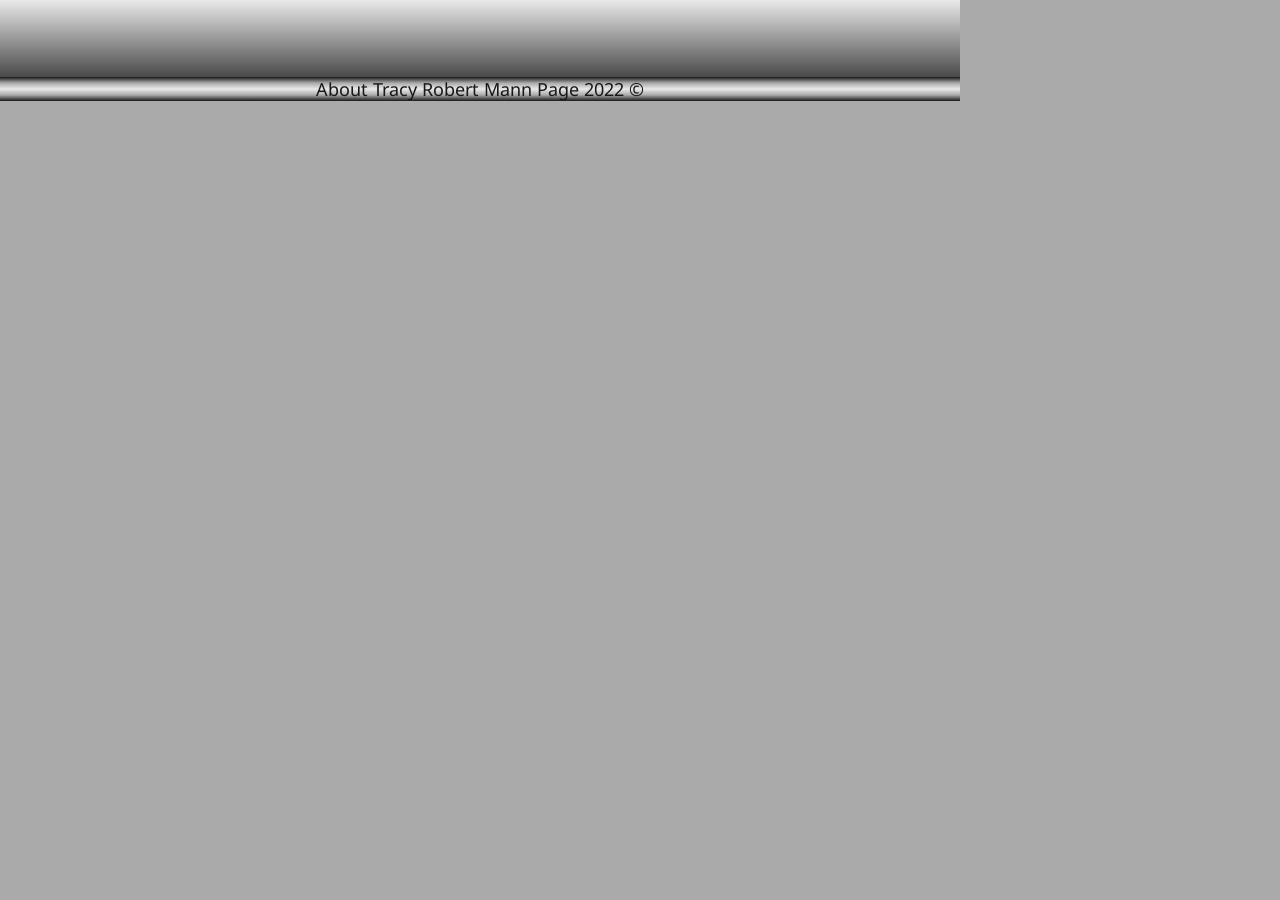
<file: wdd130/aboutMe/footer.html>
<!DOCTYPE html>
<html class="footerHTML" lang="en-us">
<head>
    <meta charset="UTF-8">
    <meta http-equiv="X-UA-Compatible" content="IE=edge">
    <meta name="viewport" content="width=device-width, initial-scale=1.0">
    <link rel="stylesheet" href="styles/aboutMe.css">
</head> 
<body class="footerBody">
    <footer class="mySiteFooter">
        <p class="footerParagraph" lang="en-us">About Tracy Robert Mann Page 2022 &#169;</p>
    </footer>
</body>
</html>
</file>
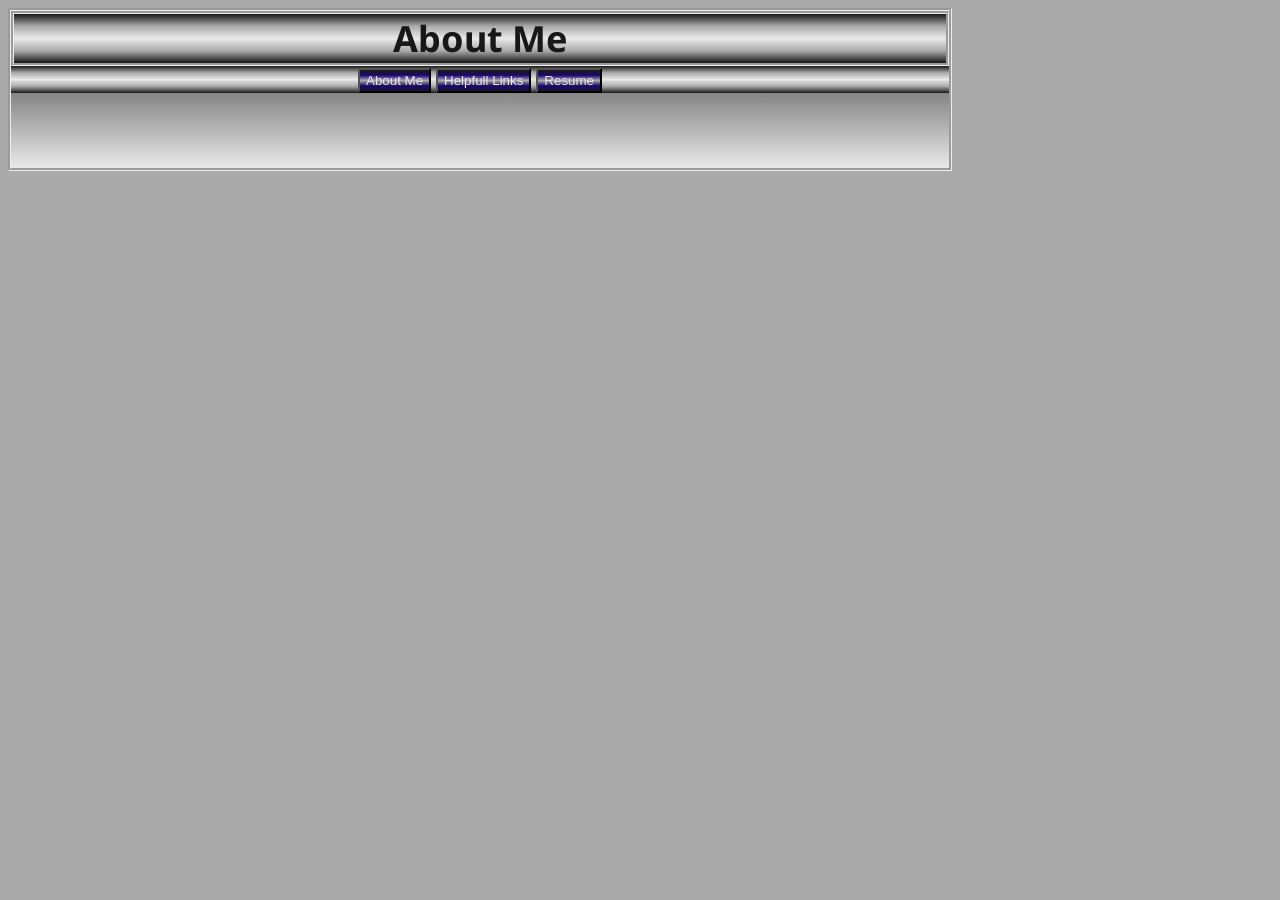
<file: wdd130/aboutMe/header.html>
<!DOCTYPE html>
<html class="headerHTML" lang="en-us">
<head>
    <meta charset="UTF-8">
    <meta http-equiv="X-UA-Compatible" content="IE=edge">
    <meta name="viewport" content="width=device-width, initial-scale=1.0">
    <title>Helpfull Links</title>
    <link rel="stylesheet" href="styles/aboutMe.css">
</head> 
<body class="headerBody">
    <header class="mySiteHeader">
        <h1 class="mySiteTitle">About Me</h1>
        <nav class="mySiteNav">
            <ul type="context">
                <li><button type="button" onclick="location.href='aboutMe.html'">About Me</button></li>
                <li><button type="button" onclick="location.window.opener.browser.location.href='helpfullLinks.html'">Helpfull Links</button></li>
                <li><button type="button" onclick="location.window.opener.browser.location.href='resume.html'">Resume</button></li>
            </ul>
        </nav>
    </header>
</body>
</html>
</file>
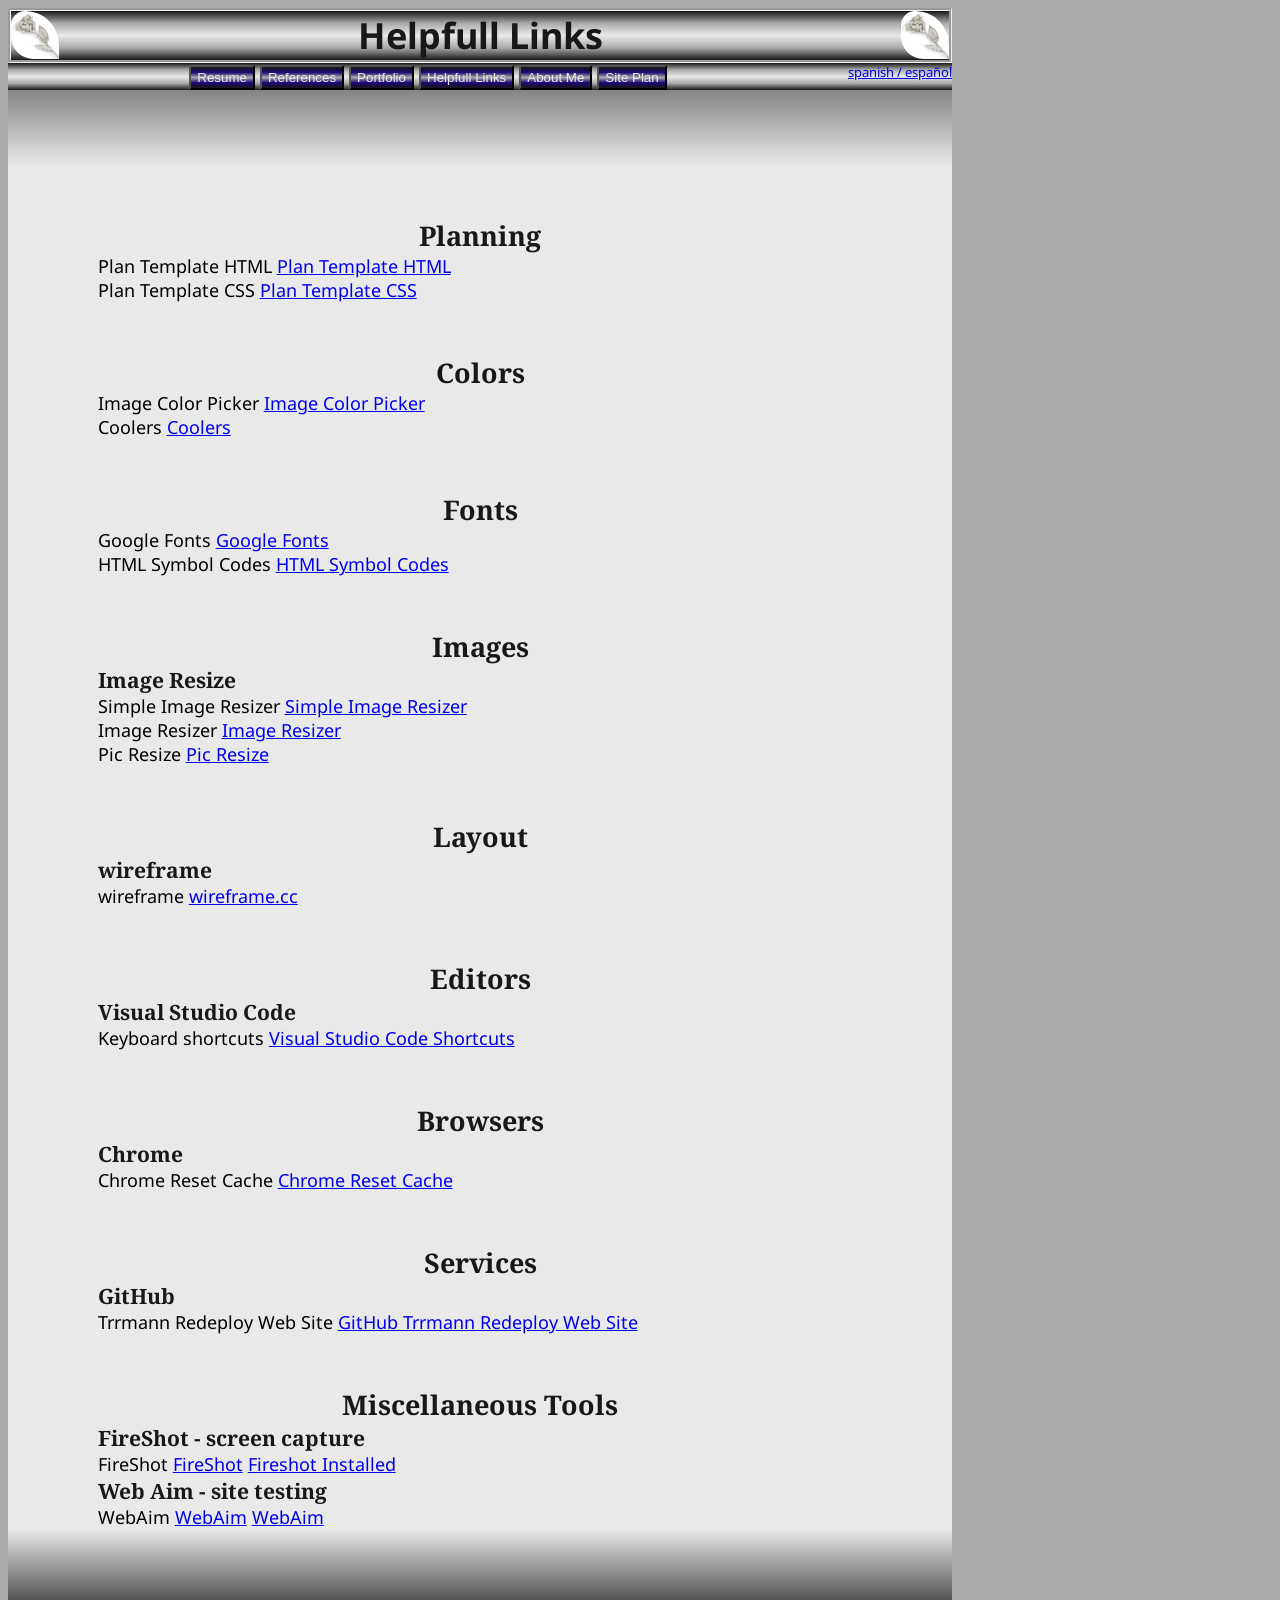
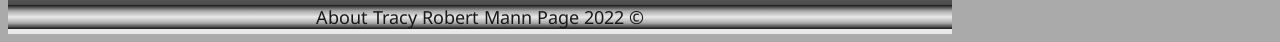
<file: wdd130/aboutMe/helpfullLinks.html>
<!DOCTYPE html>
<html class="helpfullLinksHTML" lang="en-us">
<head>
    <meta charset="UTF-8">
    <meta http-equiv="X-UA-Compatible" content="IE=edge">
    <meta name="viewport" content="width=device-width, initial-scale=1.0">
    <title>About Tracy Robert Mann Helpfull Links</title>
    <link rel="stylesheet" href="styles/aboutMe.css">
</head> 
<body class="helpfullLinksBody">
    <!-- <iframe class="headerIFrame" src="./header.html" seamless></iframe>  -->
    <header class="mySiteHeader">
        <h1 class="mySiteTitle"><img  class="imgLogoLeft" src="images/silverRose.jpg" alt="Logo image" />Helpfull Links<img  class="imgLogoRight" src="images/silverRose.jpg" alt="Logo image" /></h1>
        <nav class="mySiteNav">
            <ul type="context">
                <li><button type="button" onclick="location.href='resume.html'">Resume</button></li>
                <li><button type="button" onclick="location.href='references.html'">References</button></li>
                <li><button type="button" onclick="location.href='portfolio.html'">Portfolio</button></li>
                <li><button type="button" onclick="location.href='helpfullLinks.html'">Helpfull Links</button></li>
                <li><button type="button" onclick="location.href='aboutMe.html'">About Me</button></li>
                <li><button type="button" onclick="location.href='sitePlan.html'">Site Plan</button></li>
                <li><a class="spanishLink" href="enlacesÚtiles.html">spanish / español</a></li>
            </ul>
        </nav>
    </header>
    <main class="helpfullLinksMain">
        <section class="helpfullLinksPlanSection">
            <h2 class="helpfullLinksPlan">Planning</h2>
            <ul>
                <li><p>Plan Template HTML <a href="https://byui-wdd.github.io/wdd130/site-plan-templates/site-plan-rafting.html">Plan Template HTML</a></p></li>
                <li><p>Plan Template CSS <a href="https://byui-wdd.github.io/wdd130/site-plan-templates/styles/site-plan-rafting.css">Plan Template CSS</a></p></li>
            </ul>
        </section>
        <section class="helpfullLinksColorsSection">
            <h2 class="helpfullLinksColors">Colors</h2>
            <ul>
                <li><p>Image Color Picker <a href="https://imagecolorpicker.com/en">Image Color Picker</a></p></li>
                <li><p>Coolers <a href="https://coolors.co/efc69b-af1b3f-473144-ccb69b-df9b6d">Coolers</a></p></li>
            </ul>
        </section>
        <section class="helpfullLinksFontsSection">
            <h2 class="helpfullLinksFonts">Fonts</h2>
            <ul>
                <li><p>Google Fonts <a href="https://fonts.google.com/">Google Fonts</a></p></li>
                <li><p>HTML Symbol Codes <a href="https://www.w3schools.com/html/html_symbols.asp">HTML Symbol Codes</a></p></li>
            </ul>
        </section>
        <section class="helpfullLinksImagesSection">
            <h2 class="helpfullLinksImages">Images</h2>
            <h3 class="helpfullLinksImageResize">Image Resize</h3>
            <ul>
                <li><p>Simple Image Resizer <a href="https://www.simpleimageresizer.com/">Simple Image Resizer</a></p></li>
                <li><p>Image Resizer <a href="https://imageresizer.com/">Image Resizer</a></p></li>
                <li><p>Pic Resize <a href="https://picresize.com/">Pic Resize</a></p></li>
            </ul>
        </section>
        <section class="helpfullLinksLayoutSection">
            <h2 class="helpfullLinksLayout">Layout</h2>
            <h3 class="helpfullLinksWireframe">wireframe</h3>
            <ul>
                <li><p>wireframe <a href="https://wireframe.cc/">wireframe.cc</a></p></li>
            </ul>
        </section>
        <section class="helpfullLinksEditorsSection">
            <h2 class="helpfullLinksEditors">Editors</h2>
            <h3 class="helpfullLinksVSCodeEditor">Visual Studio Code</h3>
            <ul>
                <li><p>Keyboard shortcuts <a href="https://code.visualstudio.com/shortcuts/keyboard-shortcuts-windows.pdf">Visual Studio Code Shortcuts</a></p></li>
            </ul>
        </section>
        <section class="helpfullLinksBrowsersSection">
            <h2 class="helpfullLinksBrowsers">Browsers</h2>
            <h3 class="helpfullLinksChromeBrowser">Chrome</h3>
            <ul>
                <li><p>Chrome Reset Cache <a href="chrome://settings/privacy?search=cache">Chrome Reset Cache</a></p></li>
            </ul>
            
        </section>
        <section class="helpfullLinksServicesSection">
            <h2 class="helpfullLinksServices">Services</h2>
            <h3 class="helpfullLinksGitHubService">GitHub</h3>
            <ul>
                <li><p>Trrmann Redeploy Web Site <a href="https://github.com/trrmann/trrmann.github.io/actions/runs/3071848246">GitHub Trrmann Redeploy Web Site</a></p></li>
            </ul>
        </section>
        <section class="helpfullLinksMiscToolsSection">
            <h2 class="helpfullLinksMiscTools">Miscellaneous Tools</h2>
            <h3 class="helpfullLinksFireShotTool">FireShot - screen capture</h3>
            <ul>
                <li><p>FireShot <a href="https://chrome.google.com/webstore/detail/take-webpage-screenshots/mcbpblocgmgfnpjjppndjkmgjaogfceg?hl=en">FireShot</a> <a href="https://getfireshot.com/installed-lite.php?ver=1.10.05&app=ch">Fireshot Installed</a></p></li>
            </ul>
            <h3 class="helpfullLinksFireShotTool">Web Aim - site testing</h3>
            <ul>
                <li><p>WebAim <a href="https://wave.webaim.org/">WebAim</a> <a href="https://wave.webaim.org/">WebAim</a></p></li>
            </ul>
            
        </section>
    </main>
    <iframe class="footerIFrame" src="./footer.html" seamless></iframe> 
</body>
</html>
</file>
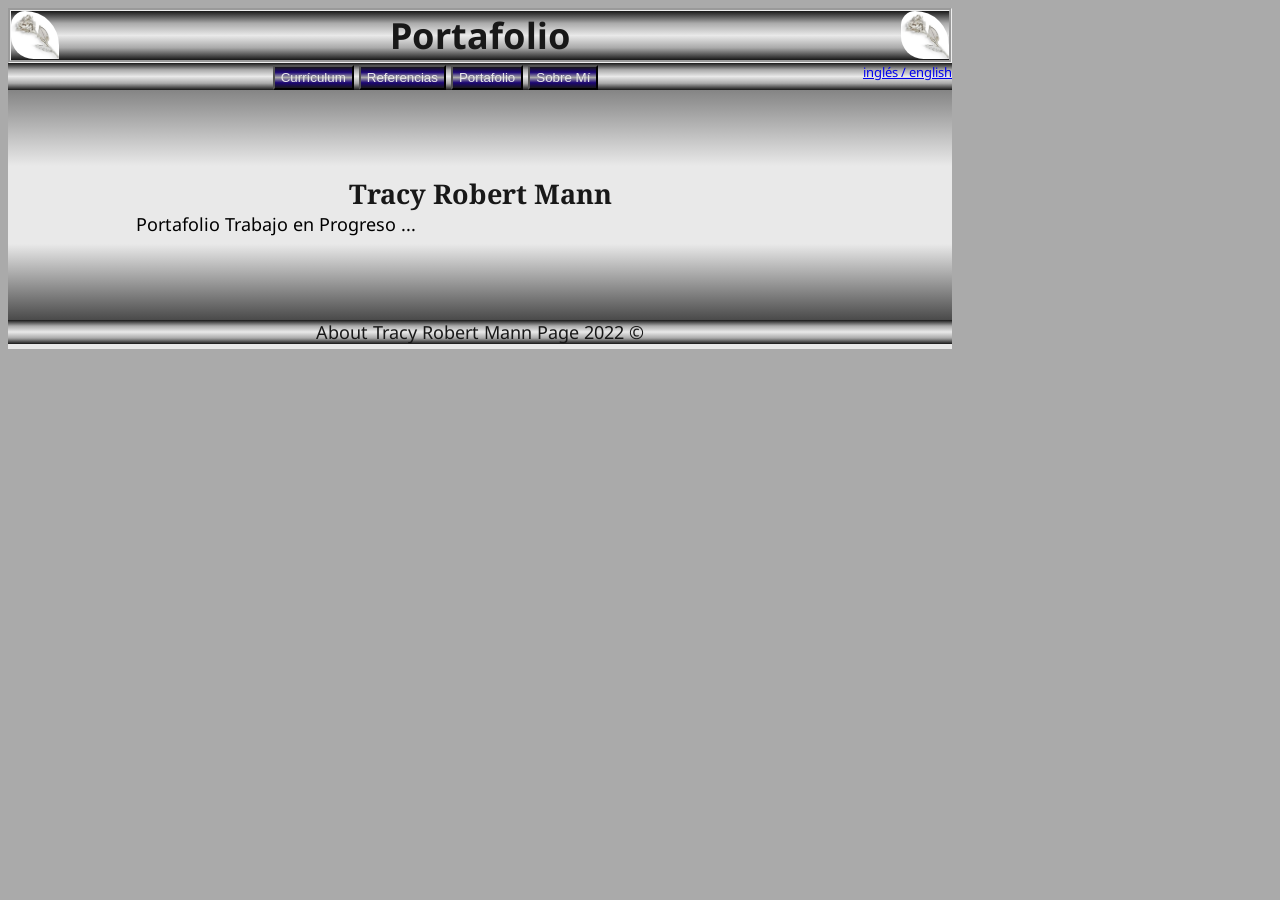
<file: wdd130/aboutMe/portafolio.html>
<!DOCTYPE html>
<html class="portfolioHTML" lang="es-pe">
<head>
    <meta charset="UTF-8">
    <meta http-equiv="X-UA-Compatible" content="IE=edge">
    <meta name="viewport" content="width=device-width, initial-scale=1.0">
    <title>Acerca de la Cartera de Tracy Robert Mann</title>
    <link rel="stylesheet" href="styles/aboutMe.css">
</head> 
<body class="portfolioBody">
    <!-- <iframe class="headerIFrame" src="./header.html" seamless></iframe>  -->
    <header class="mySiteHeader">
        <h1 class="mySiteTitle"><img  class="imgLogoLeft" src="images/silverRose.jpg" alt="Logo image" />Portafolio<img  class="imgLogoRight" src="images/silverRose.jpg" alt="Logo image" /></h1>
        <nav class="mySiteNav">
            <ul type="context">
                <li><button type="button" onclick="location.href='currículum.html'">Currículum</button></li>
                <li><button type="button" onclick="location.href='referencias.html'">Referencias</button></li>
                <li><button type="button" onclick="location.href='portafolio.html'">Portafolio</button></li>
                <li><button type="button" onclick="location.href='sobreMí.html'">Sobre Mí</button></li>
                <li><a class="englishLink" href="portfolio.html">inglés / english</a></li>
            </ul>
        </nav>
    </header>
    <main class="portfolioMain">
        <section class="portfolioSectionOne">
            <h2 class="portfolioName">Tracy Robert Mann</h2>
            <p class="portfolioWIP">Portafolio Trabajo en Progreso ...</p>
        </section>
    </main>
    <iframe class="footerIFrame" src="./footer.html" seamless></iframe> 
</body>
</html>
</file>
<file: wdd130/wwr/styles/style.css>
@import url('https://fonts.googleapis.com/css2?family=Noto+Sans&family=Noto+Serif:ital@1&display=swap');

:root {
    /* change the values below to your colors from your palette */
    --primary-color: #181818   ;
    --secondary-color: #aaaaaa ;
    --accent1-color: #e9e9e9;
    --accent2-color: #12664f;
    --accent3-color: #99621e;
  
    /* change the values below to your chosen font(s) */
    --heading-font: "Noto Serif", Lora, serif;
    --paragraph-font: "Noto Sans", Lato, sans-serif;
  
    /* these colors below should be chosen from among your palette colors above */
     --headline-color-on-white:  var(--primary-color);  /* headlines on a white background */ 
     --headline-color-on-color: var(--accent1-color);  /* headlines on a colored background */ 
     --paragraph-color-on-white:  var(--primary-color);  /* paragraph text on a white background */ 
     --paragraph-color-on-color:  var(--accent1-color);  /* paragraph text on a colored background */
     --header-footer-background-color:  var(--primary-color);
     --header-footer-color:  var(--accent1-color);
     --paragraph-background-color:var(--primary-color);
     --nav-link-color: var(--accent1-color);
     --nav-background-color: var(--accent2-color);
     --nav-hover-link-color:  var(--accent1-color);
     --nav-hover-background-color: var(--accent3-color);
}
  
body {
    background-color: #fcfbfb;
    font-family: var(--paragraph-font);
    font-size: 22px;
    margin: 0;
    padding: 0;
}

#content {
    width: 100%;
    max-width: 1600px;
    margin: 0 auto;
}

header {
    display: grid;
    grid-template-columns: 150px auto;
    background-color: var(--header-footer-background-color);
}

#logo_link {
    padding-top: 5px;
    justify-self: center;
    align-self: center;
}

.logo {
    width: 80px;
}

nav {
    display: flex;
    justify-content: space-around;
    background-color: var(--nav-background-color);
}

nav a {
    text-decoration: none;
    color: var(--nav-link-color);
    text-align: center;
    padding: 35px;
}

nav a:hover {
    background-color: var(--nav-hover-background-color);
    color: var(--nav-hover-link-color);
}

#hero {
    display: grid;
    grid-template-columns: 1fr 3fr 1fr;
    margin-top: -100px;
}

#hero-box {
    grid-column: 1/4;
    grid-row: 1/3;
    z-index: -1;
}

#hero-box img {
    width:100%;
}

#hero-msg {
    grid-column: 2/3;
    grid-row: 1/2;
    margin-top: 100px;
}

#hero-msg h1 {
    text-align: center;
    font-family: var(--heading-font);
    color: var(--accent1-color);
}

#hero-msg h4 {
    text-align: center;
    font-family: var(--heading-font);
    color: var(--accent1-color);
}

.home-title {
    color: var(--headline-color-on-white);
    font-size: 2em;
    margin-top: 10px;
}

h4 {
    color: var(--headline-color-on-white);
    font-family: var(--heading-font);
}

.button-box {
    text-align: center;
}

.book, .join {
    background-color: var(--nav-background-color);
    color: var(--nav-link-color);
    text-decoration: none;
    font-size: 18px;
    padding: 15px 30px;
    margin-top: 50px;
    border-radius: 5px;
}

.book:hover, .join:hover {
    background-color: var(--nav-hover-background-color);
    color: var(--nav-hover-link-color);
}

main {
    display: grid;
    grid-template-columns: repeat(10, 1fr);
}

main section img {
    box-sizing: border-box;
}

main section {
    text-align: center;
}

.card-img {
    border: 10px solid var(--headline-color-on-white);
    transition: transform .5s;
    box-shadow: 5px 5px 10px #6f7364;
    width: 100%;
}

.card-img:hover {
    opacity: .6;
    transform: scale(1.1);
}

.rivers-card {
    margin: 200px 0;
    grid-column: 2/4;
    grid-row: 2/3;
}

.camping-card {
    margin: 200px 0;
    grid-column: 5/7;
    grid-row: 2/3;
}

.rapids-card {
    margin: 200px 0;
    grid-column: 8/10;
    grid-row: 2/3;
}

.icon {
    width: 80px;
    padding-top: 10px;
}

h2 {
    font-family: var(--heading-font);
    margin: 0;
}

#background {
    height: 725px;
    background-color:var(--accent1-color);
    grid-column: 1/11;
    grid-row: 4/9;
}

.mountains {
    width: 100%;
    grid-column: 2/7;
    grid-row: 5/8;
    box-shadow: 5px 5px 10px #6f7364;
}

.msg {
    background-color:var(--paragraph-background-color);
    padding: 35px;
    grid-column: 6/10;
    grid-row: 6/7;
    box-shadow: 5px 5px 10px #6f7364;
    /*line-height: 1.5em;*/
}

.msg h2 {
    color: var(--headline-color-on-color);
    font-family: var(--heading-font);
}

.msg p {
    color: var(--paragraph-color-on-color);
    font-size: .8em;
    padding-bottom: 15px;
}

footer {
    background-color:var(--header-footer-background-color);
    color: var(--headline-color-on-color);
    margin-top: 3em;
    display: flex;
    justify-content: space-around;
    align-items: center;
}

footer p {
    color: var(--nav-hover-link-color);
    font-size: 1.2em;
} 

footer p a:hover {
    text-decoration: underline;
}

footer .social img {
    padding-top: 15px;
}

footer a {
    color: var(--nav-link-color);
    text-decoration: none;
}

footer a:hover {

    color: var(--nav-hover-link-color);
}

.rivers-grid {
    display: grid;
    grid-template-columns: 1fr 4fr 3fr 5fr 3fr 4fr 1fr;
    grid-template-rows: 5em 2em 2em 19em 2em 2em 3em 2em 1em 2em 2em 14em 2em 2em 3em 2em 1em 2em 2em 14em 2em 2em 3em 2em;
}

.rivers-title {
    grid-column: 1/8;
    grid-row: 1;
    color: var(--headline-color-on-white);
    font-size: 2em;
    margin-top: 10px;
    text-align: center;
}

.salmon_river_card {
    grid-column: 1/8;
    grid-row: 2/9;
    background-color:var(--accent1-color);
    height: 100%;
    z-index: 1;
}

.salmon_river_accent {
    grid-column: 2/6;
    grid-row: 3/8;
    background-color:var(--paragraph-background-color);
    height: 100%;
    z-index: 2;
    box-shadow: 5px 5px 10px #6f7364;
}

.salmon_river_details {
    grid-column: 2/5;
    grid-row: 3/7;
    color: var(--paragraph-color-on-color);
    text-align: left;
    padding: 2em;
    z-index: 3;
}

.salmon_river_img {
    grid-column: 5/7;
    grid-row: 4/7;
    z-index: 4;
    width: 100%;
    height: 100%;
    box-shadow: 5px 5px 10px #6f7364;
}

.gray_canyon_card {
    grid-column: 1/8;
    grid-row: 10/17;
    background-color:var(--accent1-color);
    height: 100%;
    z-index: 1;
}

.gray_canyon_accent {
    grid-column: 3/7;/*2/6*/
    grid-row: 11/16;
    background-color:var(--paragraph-background-color);
    height: 100%;
    z-index: 2;
    box-shadow: 5px 5px 10px #6f7364;
}

.gray_canyon_details {
    grid-column: 4/7;/*2/5*/
    grid-row: 11/15;
    color: var(--paragraph-color-on-color);
    text-align: left;
    padding: 2em;
    z-index: 3;
}

.gray_canyon_img {
    grid-column: 2/4;/*5/7*/
    grid-row: 12/15;
    z-index: 4;
    width: 100%;
    height: 100%;
    box-shadow: 5px 5px 10px #6f7364;
}

.grand_canyon_card {
    grid-column: 1/8;
    grid-row: 18/25;
    background-color:var(--accent1-color);
    height: 100%;
    z-index: 1;
}

.grand_canyon_accent {
    grid-column: 2/6;
    grid-row: 19/24;
    background-color:var(--paragraph-background-color);
    height: 100%;
    z-index: 2;
    box-shadow: 5px 5px 10px #6f7364;
}

.grand_canyon_details {
    grid-column: 2/5;
    grid-row: 19/23;
    background-color:var(--paragraph-background-color);
    color: var(--paragraph-color-on-color);
    padding: 2em;
    text-align: left;
    z-index: 2;
}

.grand_canyon_img {
    grid-column: 5/7;
    grid-row: 20/23;
    z-index: 3;
    width: 100%;
    height: 100%;
    box-shadow: 5px 5px 10px #6f7364;
}

.faq-hero {
    grid-column: 1/4;
}

.faq-grid {
    display: grid;
    grid-template-columns: 1fr 5fr 1fr;
}

.question_answer_pair {
    grid-column: 2;
    text-align: left;
}

.question_answer_pair p {
    padding-left: 5em;
    padding-bottom: .5em;
}

.pair_1 {
    margin-top: -17%;
}

form {
    /* Center the form on the page */
    margin: 0 auto;
    width: 400px;
    /* form outline */
    padding: 1em;
    border: 1px solid var(--secondary-color);
    border-radius: 1em;
}

ul {
    list-style: none;
    padding: 0;
    margin: 0;
}

form li + li {
    margin-top: 1em;
}

label {
    /* Uniform size and alignment */
    display: inline-block;
    width: 90px;
    text-align: right;
}

input, textarea {
    /* to make sure that all text fields have the same font settings
    by default, textareas have a monospace font */
    font: 1em var(--paragraph-font);

    /* uniform text field size */
    width: 300px;
    box-sizing: border-box;

    /* match form field borders */
    border: 1px solid var(--secondary-color);
}

input:focus,
textarea:focus {
  /* Additional highlight for focused elements */
  border-color: var(--primary-color);
}

textarea {
  /* Align multiline text fields with their labels */
  vertical-align: top;

  /* Provide space to type some text */
  height: 5em;
}

.button {
  /* Align buttons with the text fields */
  padding-left: 90px; /* same size as the label elements */
}

button {
  /* This extra margin represent roughly the same space as the space
     between the labels and their text fields */
  margin-left: 0.5em;
}

#feedback {
    background-color: var(--accent3-color);
    color: var(--accent1-color);
    position: absolute;
    top: 0;
    left: 0;
    right: 0;
    padding: .5em;
    /* make this element invisible until we are ready for it */
    display: none;      
}
.moveDown {
    margin-top: 3em;
}

@media screen and (max-width: 900px) {
    #hero, .home-grid {
        display: block;
        height: auto;
    }
    nav, footer {
        flex-direction: column;
    }
    nav a {
        display: block;
        padding: 15px;
    }
    #hero {
        margin-top: 0;
    }
    #hero-msg {
        margin-top: 0;
    }
    #hero-msg h4 {
        display: none;
    }
    .home-title {
        font-size: 25px;
        color: #6f7364;
    }
    .rivers-card, .camping-card, .rapids-card { 
        margin: 50px auto;
        width: 60%;
    }
    #background {
        display: none;
    }
    .mountains, .msg {
        width: 80%;
        display: block;
        margin: 0 auto;
    }
    footer {
        margin-top: 25px;
    }
}
</file>
<file: grid.css>
/******************************************************************************
START grid layout extra credit
******************************************************************************/

* {
    box-sizing: border-box;
}
.grid1 {
    padding: 2em 0;
    background-color: lightgray;
    display: grid;
    grid-template-columns: repeat(12, 1fr);
}
.grid1 h1 {
    grid-column: 1/13;
    font-weight: bolder;
}
.grid2 {
    grid-column: 2/11;
    background-color: white;
    display: grid;
    grid-template-columns: repeat(12, 1fr);    
}
.grid2 h2 {
    grid-column: 1/7;
    padding: 1rem;
    text-align: center;
    font-weight: bolder;
}
.grid3 {
    grid-column: 7/13;
    padding: 1rem;
    background-color:aquamarine;
    display: grid;
    grid-template-columns: repeat(12, 1fr);    
}
.grid3 h3 {
    grid-column: 2/13;
    text-align: left;
    font-weight: bolder;
}
.grid4 {
    grid-column: 4/11;
    padding: 1rem 0;
    background-color:aqua;
    display: grid;
    grid-template-columns: repeat(12, 1fr);    
}
.grid4 h2 {
    grid-column: 2/13;
    text-align: left;
    font-weight: bolder;
}
section {
    grid-column: 2/9;
    padding: 1rem 0;
    background-color: white;
    display: grid;
    grid-template-columns: repeat(12, 1fr);    
}
section h2 {
    grid-column: 1/13;
    text-align: left;
    font-weight: bolder;
}
form {
    grid-column: 2/7;
    background-color:gold;
    display: grid;
    grid-template-columns: 1fr 5fr;
}
legend {
    font-size: 20px;
    font-weight: 700;
}
fieldset {
    grid-column: 1/3;
    padding: 1rem;
}
fieldset > div {
    display: grid;
    grid-template-columns: 1fr 2fr;
    grid-gap:0 1em;  /*depricated replaced by gap*/
    /*gap:0 1em;*/
    align-items: center;
}
label {
    grid-column: 1/2;
    text-align: right;
    padding: 1rem;
    width: 1fr;    
    font-weight: bold;
}
input {
    grid-column: 2/3;
    text-align: left;
    width: 2fr;    
}
button {
    grid-column: 1/3;
    padding: 1rem;
    background-color:lightskyblue;    
    font-weight: bolder;
}
section > div {
    grid-column: 2/7;
    padding: 1rem 0;
}
</file>
<file: web-component.css>
* {
    box-sizing: border-box;
  }
  
  /* Position the image container (needed to position the left and right arrows) */
  .container {
    width: 35%;
    margin: auto;
    position: relative;
  }
  
  .container h1 {
    text-align: center;
  }
  
  /* Hide the images by default */
  .mySlides {
    display: none;
  }
  
  /* Add a pointer when hovering over the thumbnail images */
  .cursor {
    cursor: pointer;
  }
  
  /* Next & previous buttons */
  .prev,
  .next {
    cursor: pointer;
    position: absolute;
    top: 40%;
    width: auto;
    padding: 16px;
    margin-top: -50px;
    color: white;
    font-weight: bold;
    font-size: 20px;
    border-radius: 0 3px 3px 0;
    user-select: none;
    -webkit-user-select: none;
  }
  
  /* Position the "next button" to the right */
  .next {
    right: 0;
    border-radius: 3px 0 0 3px;
  }
  
  /* On hover, add a black background color with a little bit see-through */
  .prev:hover,
  .next:hover {
    background-color: rgba(0, 0, 0, 0.8);
  }
  
  /* Number text (1/3 etc) */
  .numbertext {
    color: #f2f2f2;
    font-size: 12px;
    padding: 8px 12px;
    position: absolute;
    top: 0;
  }
  
  /* Container for image text */
  .caption-container {
    text-align: center;
    background-color: #222;
    padding: 2px 16px;
    color: white;
  }
  
  .row:after {
    content: "";
    display: table;
    clear: both;
  }
  
  /* Six columns side by side */
  .column {
    float: left;
    width: 16.66%;
  }
  
  /* Add a transparency effect for thumnbail images */
  .demo {
    opacity: 0.6;
  }
  
  .active,
  .demo:hover {
    opacity: 1;
  }
</file>
<file: wdd130/positionstyles.css>
/* CSS - Name: "positionstyles.css" */
/* Activity 1 styles */

.content1 {
  display: grid;
  grid-template-columns: 1fr 1fr;
  justify-items: center;
  grid-gap: 20px;
  width: 100%
  /* This is the parent of the activity 1 boxes. */
}
.red1 { 
  width: 100%; 
  height: 100px; 
  background-color: red; 
  grid-column: 1/3;

} 
.green1 {
  width: 200px; 
  height: 200px; 
  background-color: green; 

} 
.yellow1 {
  width: 200px; 
  height: 200px; 
  background-color: gold; 
} 
.blue1 {
  width: 100%; 
  height: 100px; 
  background-color: blue; 
  grid-column: 1/3;
} 
/* Activity 2 styles */ 
.content2 {
  display: grid;
  grid-template-columns: 50px 50px 50px 50px 50px;
  /* This is the parent of the activity 2 boxes. */
  padding-bottom: 100px;
}
.red2 {
  width: 100%; 
  height: 100px; 
  background-color: red; 
  grid-column: 1/3;
  grid-row: 1/3;
} 
.green2 { 
  width: 100%; 
  height: 100px; 
  background-color: green; 
  grid-column: 2/4;
  grid-row: 2/4;
} 
.yellow2 {
  width: 100%; 
  height: 100px; 
  grid-column: 3/5;
  grid-row: 3/5;
  background-color: gold; 
} 
.blue2 {
  width: 100%; 
  height: 100px; 
  grid-column: 4/6;
  grid-row: 4/6;
  background-color: blue; 
} 
/* Activity 3 styles */ 
.content3 {
  display: grid;
  grid-template-columns: 1fr 1fr;
  grid-column-gap: 100px;
  padding-bottom: 20px;
  /* This is the parent of the activity 3 boxes. */
}
.red3 {
  width: 100%; 
  height: 100px; 
  background-color: red; 
  grid-column: 1/3;
} 
.green3 {
  width: 100%; 
  height: 200px; 
  background-color: green;
} 
.yellow3 {
  width: 100%; 
  height: 200px; 
  background-color: gold; 
  grid-column: 2/3;
} 
.blue3 {
  width: 100%;
  height: 100px; 
  background-color: blue; 
  grid-column: 1/3;
} 
/* Activity 4 styles */ 
.content4 {
  display: grid;
  grid-template-columns: 1fr 1fr;
  padding: 5px;
  /* This is the parent of the activity 4 boxes. */
  height: 400px;
}
.red4 {
  width: 100%; 
  height: 100%; 
  background-color: red; 
  grid-column: 1/2;
  grid-row: 1/4
} 
.green4 {
  width: 100%; 
  height: 100%; 
  background-color: green; 
  grid-column: 2/3;
} 
.yellow4 {
  width: 100%; 
  height: 100%; 
  background-color: gold; 
  grid-column: 2/3;
} 
.blue4 {
  width: 100%; 
  height: 100%; 
  background-color: blue; 
  grid-column: 2/3;
} 
/* Activity 5 styles */ 
.content5 {
  /* This is the parent of the activity 5 boxes. */
  height: 400px;
  /*min-width: 1000px;*/
}
.red5 { 
  width: 100%; 
  height: 100px; 
  background-color: red; 
} 
.green5 { 
  width: 30%; 
  height: 30%; 
  background-color: green;
  float: left;

} 
.yellow5 {
  width: 100%; 
  height: auto; 
  background-color: gold; 

} 
.blue5 {
  width: 100%; 
  height: 100px; 
  background-color: blue; 
} 
/* Activity 6 styles */ 
.content6 {
  display: grid;
  grid-template-columns: 100px 100px 100px 100px 100px 100px;
  grid-template-rows: 100px 100px 100px 100px 100px 100px;
  padding-right: 5px;
  border-bottom: 2px solid black;
  margin-bottom: 5px;
  /* This is the parent of the activity 6 boxes. */
}
.red6 {
  width: 100%; 
  height: 100%; 
  background-color: red;
  grid-column: 1/5;
  grid-row: 1/3;
} 
.green6 {
  width: 100%; 
  height: 100%; 
  background-color: green; 
  grid-column: 1/3;
  grid-row: 5/7;
  z-index: 1;
} 
.yellow6 {
  width: 100%; 
  height: 100%; 
  background-color: gold; 
  grid-column: 5/7;
  grid-row: 3/7;
  z-index: 1;
} 
.blue6 {
  width: 100%; 
  height: 100%; 
  background-color: blue; 
  grid-column: 2/6;
  grid-row: 2/6;
} 


/* Do not make any changes below here */
.activity {
  width: 70%; 
  margin: 20px auto; 
  font-family: Arial, sans-serif; 
  border: 1px solid black; 
  padding: 10px; 
  clear:both; 
  overflow: auto;
} 

.hint {
  border: 1px solid grey;
  background: #e0e0e0;
  padding: .5em;
  position: relative;
  margin: 1em 0;
}
.hint h3 {
  margin: 0;
}
.hint:hover {
  background: #d0d0d0;
}
.hint > div {
  display: none;
}

.hint input[type=checkbox] {
  position: absolute;
  width: 100%;
  height: 100%;
  opacity: 0;
  z-index: 1;
  cursor: pointer;
}

.hint input[type=checkbox]:checked ~ div {
  display: block;
}

.hint i {
  position: absolute;
  transform: translate(-6px, 0);
  margin-top: 16px;
  right: 10px;
  top: -3px;
}
.hint i:before, .hint i:after {
  content: "";
  position: absolute;
  background-color: black;
  width: 3px;
  height: 9px;
}
.hint i:before {
  transform: translate(2px, 0) rotate(45deg);
}
.hint i:after {
  transform: translate(-2px, 0) rotate(-45deg);
}

.hint input[type=checkbox]:checked ~ i:before {
  transform: translate(-2px, 0) rotate(45deg);
}
.hint input[type=checkbox]:checked ~ i:after {
  transform: translate(2px, 0) rotate(-45deg);
}
.hint a {
  position: relative;
  z-index: 1;
}
</file>
<file: wdd130/aboutMe/styles/aboutMe.css>
/* if you are using any Google fonts change the font names below to your fonts. 
Any spaces in your font name should be replaced with a +. 
Fonts are separated by a & */
@import url('https://fonts.googleapis.com/css2?family=Noto+Serif:ital@1&display=swap');
@import url('https://fonts.googleapis.com/css2?family=Noto+Sans&family=Noto+Serif:ital@1&display=swap');

:root {
    /* control values*/
    --max-width: 960px;
    --font-Size: 18px;
    --max-img-width: 3in;
    --max-img-height: 1.5in;
    --max-logo-width: 2.5in;
    --max-logo-height: 2.5in;

    /* https://coolors.co/181818-aaaaaa-e9e9e9-1c0674-ffdead */
    /* change the values below to your colors from your palette */
    --primary-color: #181818;
    --secondary-color: #aaaaaa;
    --accent1-color: #e9e9e9;
    --accent2-color: #1c0674;
    --accent3-color: #ffdead;
  
    /* change the values below to your chosen font(s) */
    --heading-font: "Noto Serif", serif;
    --paragraph-font: "Noto Sans", sans-serif;
  
    /* these colors below should be chosen from among your palette colors above */
    --headline-color-on-white: var(--primary-color);  /* headlines on a white background */ 
    --headline-color-on-color: var(--accent1-color);  /* headlines on a colored background */ 
    --paragraph-color-on-white: var(--primary-color);  /* paragraph text on a white background */ 
    --paragraph-color-on-color: var(--accent1-color);  /* paragraph text on a colored background */ 
    --blockquote-color-on-white: var(--accent2-color);  /* blockquote text on a white background */ 
    --blockquote-color-on-color: var(--accent3-color);  /* blockquote text on a colored background */ 
    --paragraph-background-color: var(--primary-color);
    --nav-background-color: var(--secondary-color);
    --nav-hover-background-color: var(--accent3-color);
    --nav-button-color: var(--accent2-color);
    --nav-button-text-color: var(--accent1-color);
    --nav-link-color: var(--accent2-color);
    --nav-link-visted-color: var(--accent3-color);
    --nav-hover-button-color: var(--accent3-color);
    --nav-hover-button-text-color: var(--primary-color);
    --headerFadeIn: linear-gradient(var(--primary-color), var(--accent1-color));
    --footerFadeOut: linear-gradient(var(--accent1-color), var(--primary-color));
    --rounded-bar-background-image: linear-gradient(var(--primary-color),var(--secondary-color),var(--accent1-color),var(--secondary-color),var(--primary-color));
    --rounded-accent2-bar-background-image: linear-gradient(var(--primary-color),var(--accent2-color),var(--secondary-color),var(--accent2-color),var(--primary-color));
    --rounded-accent3-bar-background-image: linear-gradient(var(--primary-color),var(--accent3-color),/*var(--secondary-color),var(--accent3-color),*/var(--primary-color));
  }
  
  .w-tx {
    color: #fff;
  }
  
  html {
    background-color: var(--secondary-color);
    max-width: var(--max-width);
    margin: unset;
    padding: unset;
    border-style: unset;
    align-self: center;
    align-items: center;
    align-content: center;
    vertical-align: middle;
    font-family: var(--paragraph-font);
    color: var(--paragraph-color);
    text-align: left;
    font-size: var(--font-Size);
    padding: unset;
    margin: unset;
  }

  html.resumeHTML, html.referencesHTML, html.portfolioHTML, html.helpfullLinksHTML, html.aboutMeHTML, html.sitePlanHTML, html.footerHTML  {
    border-style: unset;
  }

  iframe.footerIFrame {
    width: 100%;
    height: 100px;
    padding: unset;
    margin: unset;
    border: unset;
  }

  html > body {
    border-style: groove;
    border-width: medium;
    border-spacing:0.5in;
    border-color: unset;
    background-color: var(--accent1-color);
  }

  body.resumeBody, body.referencesBody, body.portfolioBody, body.helpfullLinksBody, body.aboutMeBody, body.sitePlanBody, body.footerBody {
    border-style: unset;
  }

  body.footerBody {
    padding: unset;
    margin: unset;
  }

  body > header {
    margin: unset;
    padding-bottom: 8%;
    text-align: center;
    color: var(--paragraph-color-on-color);
    background-color: var(--paragraph-background-color);
    background-image: var(--headerFadeIn);
    border-style: unset;
    border-width: unset;
    border-spacing:unset;
    border-color:unset;
  }

  header.mySiteHeader {
    color: var(--paragraph-color-on-white);
  }

  header > h1, h2, h3, h4, h5, h6 {
    text-align: center;
    background-image: var(--rounded-bar-background-image);
    border-style: groove;
  }

  h1.mySiteTitle {
    padding: unset;
    margin: unset;
  }

  h2.sitePlanAuthor, h2.sitePlanClass {
    border-style: groove;
    border-radius: 50px;
    background-image: var(--rounded-bar-background-image);
    padding: unset;
    margin: 1%;
  }

  h2.sitePlanAuthor {
    float: right;
    width:  3in;
  }

  h2.sitePlanClass {
    float: left;
    width:  2in;
  }

  h1 > img {
    border-style: unset;
  }

  img.imgLogoLeft {
    float:  left;
    border-style: unset;
    max-height: .5in;
    border-top-right-radius: 6in;
    border-top-left-radius: 2.5in;
    border-bottom-left-radius: 4in;
  }

  img.imgLogoRight {
    float:  Right;
    border-style: unset;
    max-height: .5in;
    border-top-right-radius: 6in;
    border-top-left-radius: 2.5in;
    border-bottom-left-radius: 4in;
  }

  header > nav {
    list-style-type: none;
    vertical-align: middle;
    align-items: center;
    align-self: center;
    padding: unset;
    margin: unset;
    text-align: center;
    font-family: var(--paragraph-font);
    background-color: var(--nav-background-color);
  }

  nav.mySiteNav {
    background-image: var(--rounded-bar-background-image);
    color: var(--paragraph-color-on-white);
    min-height: 18px;
  }

  nav > ul {
    padding: unset;
    margin: unset;
    border-style: unset;
  }

  nav > a {
    border-style: unset;
  }

  a:hover {
    color: var(--nav-hover-link-color);
    background-color: var(--nav-hover-background-color);
  }

  a.downloadLink, a.requestLink {
    font-size: small;
    float: left;
  }

  a.spanishLink, a.englishLink {
    font-size: small;
    float: right;
  }

  nav.sitePlanNav {
    background-image: var(--rounded-bar-background-image);
    color: var(--paragraph-color-on-white);
    min-height: 18px;
  }

  ul > li {
    display: inline;
    margin-left: 1%;
    margin-right: 1%;
  }

  li > button {
    background-color: var(--nav-button-color);
    background-image: var(--rounded-accent2-bar-background-image);
    color: var(--nav-button-text-color);
    height: 25px;
  }

  li > button:hover {
    background-color: var(--nav-hover-button-color);
    background-image: var(--rounded-accent3-bar-background-image);
    color: var(--nav-hover-button-text-color);
    transition: 0.7s;
  }

  body > main {
    margin: unset;
    padding: unset;
    border-style: unset;
    border-width: unset;
    border-spacing:unset;
    border-color:unset;
  }

  main.resumeMain, main.referencesMain, main.portfolioMain, main.helpfullLinksMain, main.aboutMeMain, main.sitePlanMain {
    text-align: left;
    border-style: unset;
  }

  main > nav {
    list-style-type: none;
    vertical-align: middle;
    align-items: center;
    align-self: center;
    padding: unset;
    margin: unset;
    text-align: center;
    font-family: var(--paragraph-font);
    background-color: var(--nav-background-color);
    margin-left: 5%;
    margin-right: 5%;
  }

  nav.siteplan {
    background-image: var(--rounded-bar-background-image);
    color: var(--paragraph-color-on-white);
    min-height: 18px;
  }

  nav > a {
    margin: 1%;
    padding: unset;
    text-decoration: none;
    min-width: 120px;
    background-color: var(--nav-hover-background-color);
  }
  
  nav > a {
    border-style: unset;
  }
  
  a.siteplan {
    text-decoration: none;
    margin: unset;
  }

  a.sitePlan {
    color: var(--nav-link-color);
    background-color: var(--nav-background-color);
  }

  a.siteplan:link {
    color: var(--nav-link-color);
  }

  a.siteplan:hover {
    color: var(--nav-link-visited-color);
  }

  a.sitePlan:hover {
    color: var(--nav-hover-link-color);
    background-color: var(--nav-hover-background-color);
  }

  a.siteplan:visited {
    color: var(--nav-link-visited-color);
  }

  nav > ul {
    padding: unset;
    margin: unset;
    border-style: unset;
  }

  nav.siteplan a.siteplan:hover {
    color: var(--nav-hover-link-color);
    background-color: var(--nav-hover-background-color);
  }

  ul > li {
    display: inline;
    margin-left: 1%;
    margin-right: 1%;
  }

  li > button {
    background-color: var(--nav-button-color);
    background-image: var(--rounded-accent2-bar-background-image);
    color: var(--nav-button-text-color);
    height: 25px;
  }

  li > button:hover {
    background-color: var(--nav-hover-button-color);
    background-image: var(--rounded-accent3-bar-background-image);
    color: var(--nav-hover-button-text-color);
    transition: 0.7s;
  }

  main > section {
    border-style: unset;
  }

  main > h1, h2, h3, h4, h5, h6 {
    text-align: center;
    align-content: center;
    font-family: var(--heading-font);
    background-image: unset;
    background-color: var(--accent1-color);
    color: var(--headline-color-on-white);
    margin: unset;
    padding: unset;
    border-style: unset;
  }

  section.resumeSectionOne, section.referencesSectionOne, section.portfolioSectionOne, section.helpfullLinksPlanSection, section.helpfullLinksColorsSection, section.helpfullLinksFontsSection, section.helpfullLinksImagesSection, section.helpfullLinksLayoutSection, section.helpfullLinksEditorsSection, section.helpfullLinksBrowsersSection, section.helpfullLinksServicesSection, section.helpfullLinksMiscToolsSection, section.aboutMeSectionOne {
    padding: unset;
    margin-top: 1%;
    margin-bottom: 0%;
    margin-right: 5%;
    margin-left: 5%;
    text-align:  left;
    align-content: center;
    align-items: center;
    align-self: center;
    vertical-align: middle;
  }

  section.aboutMeSectionOne {
    border-style: unset;
  }

  section.aboutMeSectionTwo {
    text-align:  center;
    border-style: unset;
  }

  section > h1, h2, h3, h4, h5, h6 {
    text-align: center;
    font-family: var(--heading-font);
    background-image: unset;
    background-color: var(--accent1-color);
    color: var(--headline-color-on-white);
    margin: unset;
    border-style: unset;
  }

  h2.resumeName, h2.referencesName, h2.portfolioName, h2.helpfullLinksPlan, h2.helpfullLinksColors, h2.helpfullLinksFonts, h2.helpfullLinksImages, h2.helpfullLinksLayout, h2.helpfullLinksEditors, h2.helpfullLinksBrowsers, h2.helpfullLinksServices, h2.helpfullLinksMiscTools, h2.aboutMeName, h2.sitePlanOverview, h2.sitePlanBranding, h2.sitePlanStyleGuide, h2sitePlanSiteMap, h2.sitePlanWireframes {
    margin-top: unset;
    margin-bottom: unset;
    margin-right: 5%;
    margin-left: 5%;
    text-align: center;
  }

  h2.helpfullLinksPlan, h2.helpfullLinksColors, h2.helpfullLinksFonts, h2.helpfullLinksImages, h2.helpfullLinksLayout, h2.helpfullLinksEditors, h2.helpfullLinksBrowsers, h2.helpfullLinksServices, h2.helpfullLinksMiscTools, h2.aboutMeName, h2.sitePlanOverview, h2.sitePlanBranding, h2.sitePlanStyleGuide, h2sitePlanSiteMap, h2.sitePlanWireframes {
    margin-top: 5%;
    margin-bottom: unset;
    padding: unset;
  }

  h3.helpfullLinksImageResize, h3.helpfullLinksWireframe, h3.helpfullLinksVSCodeEditor, h3.helpfullLinksChromeBrowser, h3.helpfullLinksGitHubService, h3.helpfullLinksFireShotTool, h3.sitePlanPurpose, h3.sitePlanAudience, h3.sitePlanWebsiteLogo, h3.sitePlanColorPalette, h3.sitePlanTypography, h3.sitePlanNormalParagraph, h3.sitePlanColoredParagraph, h3.sitePlanNavigation, h3.sitePlanHomeWireframe, h3.sitePlanPage2Wireframe {
    margin-right: 5%;
    margin-left: 5%;
    margin-top: unset;
    margin-bottom: unset;
    padding: unset;
    text-align: left;
  }

  h4.sitePlanHeadingFont, h4.sitePlanParagraphFont {
    margin-right: 10%;
    margin-left: 10%;
    text-align: left;
  }

  hr {
    height: 3px;
    margin: 35px 0;
    background: var(--accent1-color);
  }

  section > img {
    background-color: var(--secondary-color);
    border-style: unset;
    border-style: dashed;
  }

  img.imgTracyMann {
    max-width: var(--max-img-width);
    max-height: var(--max-img-height);
    float:  right;
    border-style: double;
    width: 25%;
    max-height: 20%;
    max-width: 30%;
    padding: 1%;
    margin: 2%;
    margin-top: 5%
  }

  h3.sitePlanWebsiteLogo {
    padding-bottom: 25%;
  }

  img.imgWebsiteLogo {
    max-width: var(--max-logo-width);
    max-height: var(--max-logo-height);
    float: right;
    padding-right: 10%;
    border-top-right-radius: 6in;
    border-top-left-radius: 2.5in;
    border-bottom-left-radius: 4in;
  }

  img.imgHomeWireframe {
    width: 100%;
  }

  section > h1, h2, h3, h4, h5, h6 {
    margin: unset;
    margin-top: 0%;
    margin-bottom: 1%;
    padding: unset;
    border-style: unset;
    text-align: center;
    color: var(--headline-color-on-white);
    font-family: var(--heading-font);
  }

  h2.aboutMeName {
    border-style: unset;
  }

  main > p {
    font-family: var(--paragraph-font);
    color: var(--paragraph-color);
    background-color: inherit;
    text-indent: 5%;
    text-align:  left;
    margin-top: 0%;
    margin-right: 5%;
    margin-left: 5%;
    margin-bottom: 0%;
    padding: 1em;
    padding: 0%;
    margin-top: 0%;
    margin-bottom: 1%;
    text-indent: 5%;
    border-style: unset;
  }

  p.sitePlanPurposeParagraph, p.sitePlanAudienceParagraph, p.sitePlanPaletteParagraph, p.sitePlanNormalParagraph, p.colored {
    border-style: unset;
  }

  p.colored {
    background-color: var(--paragraph-background-color);
    color: var(--paragraph-color-on-color);
  }

  p > a {
    border-style: unset;
  }

  a.coloredSiteplan {
    text-decoration: none;
    margin: unset;
  }

  a.coloredSitePlan {
    color: var(--accent1-color);
    background-color: var(--primary-color);
  }

  a.coloredSiteplan:link {
    color: var(--accent3-color);
  }

  a.coloredSiteplan:hover {
    color: var(--accent2-color);
  }

  a.coloredSitePlan:hover {
    color: var(--accent1-color);
    background-color: var(--accent2-color);
  }

  a.coloredSiteplan:visited {
    color: var(--secondary-color);
  }

  section > ul {
    padding: unset;
    margin: unset;
  }

  ul > li {
    padding: unset;
    margin: unset;
  }

  li > p {
    text-indent: 5%;
    padding: unset;
    margin: unset;
  }

  section > p {
    font-family: var(--paragraph-font);
    color: var(--paragraph-color);
    background-color: inherit;
    text-indent: 5%;
    text-align:  left;
    margin-top: 0%;
    margin-right: 5%;
    margin-left: 5%;
    margin-bottom: 0%;
    padding: 1em;
    padding: 0%;
    margin-top: 0%;
    margin-bottom: 1%;
    text-indent: 5%;
    border-style: unset;
  }

  p.resumeWIP, p.referencesWIP, p.portfolioWIP {
    border-style: unset;
  }

  p.degreePath, p.hobbies, p.family, p.currentCareer, p.loveBYUI, p.advantagesWebDevelopment, p.churchMembership, p.other {
    border-style: unset;
  }

  p.churchMembershipContinue {
    text-indent: unset;
    padding: unset;
    border-style: unset;
  }

  section > blockquote {
    font-style: italic;
    text-indent: unset;
    border-style: unset;
    font-size: medium;
    margin-left: 10%;
    margin-right: 10%;
  }

  blockquote.DnC {
    border-style: unset;
  }

  blockquote > p {
    color: var(--blockquote-color-on-white);
    margin-top: 0%;
    margin-bottom: 1%;
    text-indent: 0%;
    border-style: unset;
  }

  p.verse7, p.verse8 {
    padding: unset;
  }

  p.verse8 {
    margin-bottom: unset;
  }

  section.aboutMeSectionTwo {
    border-style: unset;
  }

  section > table {
    width:90%;
    margin: 5%;
    margin-top: unset;
    border-style: unset;
  }

  table.aboutMeTable {
    border-style: unset;
  }

  tr {
    border-style: unset;
  }
  
  tr.rowOne {
    border-style: unset;
  }
  
  tr.rowTwo {
    border-style: unset;
  }
  
  tr.rowThree {
    border-style: unset;
  }

  tr > th {
    padding:1%;
    border-style: outset;
    font-weight: unset;
  }

  th.cellOneRowOne, th.cellThreeRowOne {
    text-align: center;
    width: 30%;
  }

  th.cellTwoRowOne {
    text-align: center;
    width: 40%;
  }

  th > img {
    max-width: var(--max-img-width);
    max-height: var(--max-img-height);
  }

  img.imgOne, img.imgTwo, img.imgThree {
    float:  center;
    width: 100%;
  }

  th > p {
    font-size: small;
    font-family: var(--paragraph-font);
    text-align: center;
  }

  p.imgOneCaption, p.imgTwoCaption, p.imgThreeCaption {
    margin-right: unset;
    margin-left: unset;
  }

  tr > td {
    padding:1%;
    border-style: outset;
  }

  td.cellOneRowTwo, td.cellTwoRowTwo, td.cellThreeRowTwo, td.cellOneRowThree, td.cellTwoRowThree, td.cellThreeRowThree {
    text-align: center;
    margin-top: unset;
  }

  td > img {
    max-width: var(--max-img-width);
    max-height: var(--max-img-height);
  }

  img.imgFour, img.imgFive, img.imgSix, img.imgSeven, img.imgEight, img.imgNine {
    float:  center;
    width: 100%;
  }

  td > p {
    text-align: center;
    font-family: var(--paragraph-font);
    font-size: small;
  }

  .sitemap {
    display: grid;
    justify-content: center;
  
    grid-template-columns: repeat(6, 15%);
    grid-template-rows: 3em 1.5em 1.5em 3em;
    grid-template-areas: ". . home home . ."
      ". . . top . ."
      ". left left right right ."
      "page2 page2 . . page3 page3";
  }
  .sitemap > div {
    text-align: center;
  }
  .sm-home {
    grid-area: home;
    background-color: #ccc;
    line-height: 3em;
  }
  .sm-page2 {
    grid-area: page2;
    background-color: #ccc;
    line-height: 3em;
  }
  .sm-page3 {
    grid-area: page3;
    background-color: #ccc;
    line-height: 3em;
  }
  .top {
    grid-area: top;
    border-left: 1px solid;
  }
  .left {
    grid-area: left;
    border-top: 1px solid;
    border-left: 1px solid;
  }
  .right {
    grid-area: right;
    border-top: 1px solid;
    border-right: 1px solid;
  }
  
  .colors {
    text-align: center;
    width: 100%;
    min-width: 350px;
    margin: 30px auto;
  }

  .colors th {
    background-color: #999;
  }

  .colors td{
    width: 20%;
    height: 3em;
  }

  .primary {
    background-color: var(--primary-color);
  }

  .secondary {
    background-color: var(--secondary-color);
  }

  .accent1 {
    background-color: var(--accent1-color);
  }

  .accent2{
    background-color: var(--accent2-color);
  }
  
  .accent3{
    background-color: var(--accent3-color);
  }
  
  p.imgFourCaption, p.imgFiveCaption, p.imgSixCaption, p.imgSevenCaption, p.imgEightCaption, p.imgNineCaption {
    margin-right: unset;
    margin-left: unset;
  }

  body > footer {
    background-image: var(--footerFadeOut);
    margin: unset;
    padding: unset;
    padding-top: 8%;
    border: unset;
    border-style: unset;
    border-width: unset;
    border-spacing:unset;
    border-color:unset;
    background-color: var(--paragraph-background-color);
    color: var(--paragraph-color-on-color);
    text-align: center;
  }

  footer.mySiteFooter {
    border-style: unset;
    border-color: unset;
  }

  footer > p {
    border-color: unset;
    border-style: unset;
  }

  p.footerParagraph {
    float: bottom;
    width: 100%;
    margin: unset;
    padding: unset;
    background-image: var(--rounded-bar-background-image);
    color: var(--paragraph-color-on-white);
    min-height: 18px;
  }

  table {
    background-color: inherit;
    align-content: center;
    align-items: center;
    align-self: center;
    vertical-align: middle;
    width:100%;
    padding:5%;
  }

  table > .table {
    padding:inherit;
  }

  tr {
    background-color: inherit;
    width: inherit;
    align-content: center;
    align-items: center;
    align-self: center;
    vertical-align: middle;
    padding:0%;
  }
  
  tr > .rowOne, .rowTwo, .rowThree {
    padding:inherit;
  }

  td {
    background-color: inherit;
    align-content: center;
    align-items: center;
    align-self: center;
    vertical-align: middle;
    padding:1%;
    border-style: outset;
    width: auto;
  }

  td > .cellOneRowOne, .cellThreeRowOne {
    width: 30%;
  }

  td > .cellTwoRowOne {
    width: 40%;
  }

  td > .cellOneRowTwo, .cellTwoRowTwo, .cellThreeRowTwo, .cellOneRowThree, .cellTwoRowThree, .cellThreeRowThree {
    padding: inherit;
  }
</file>
